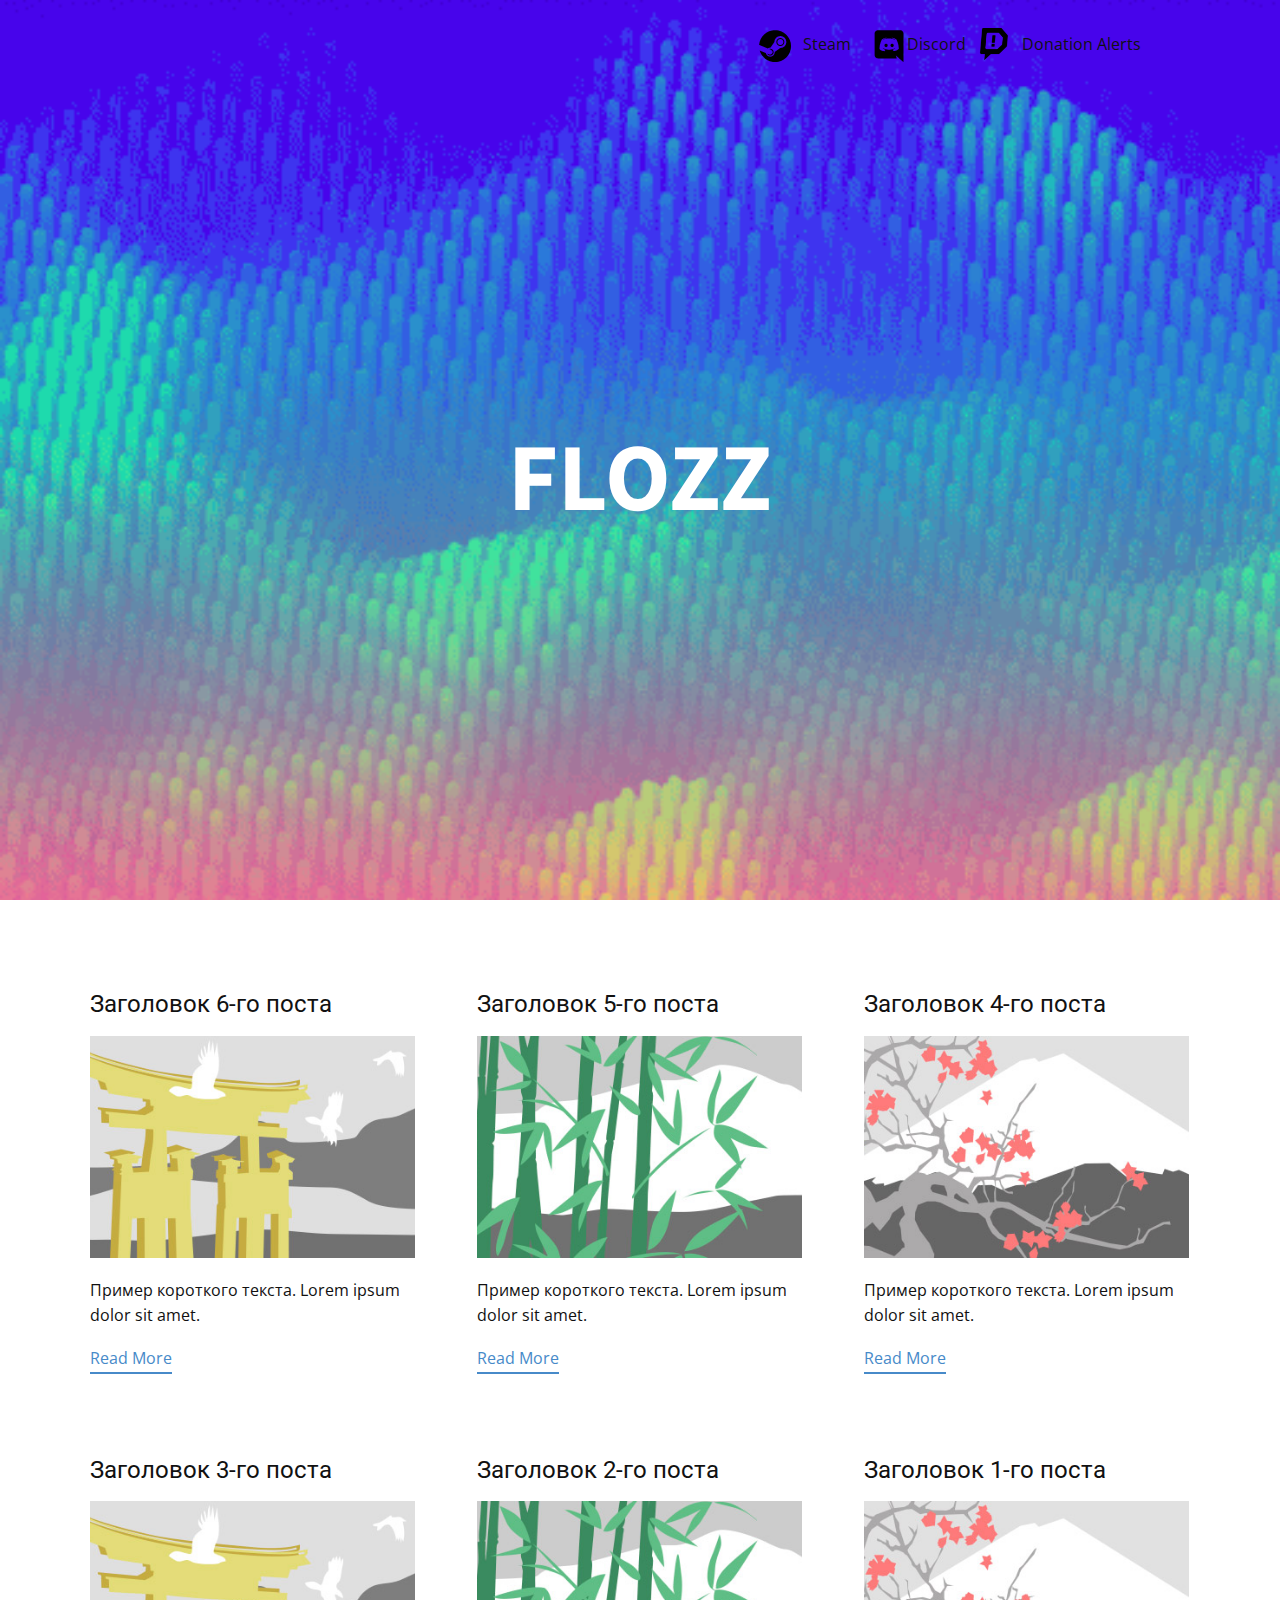
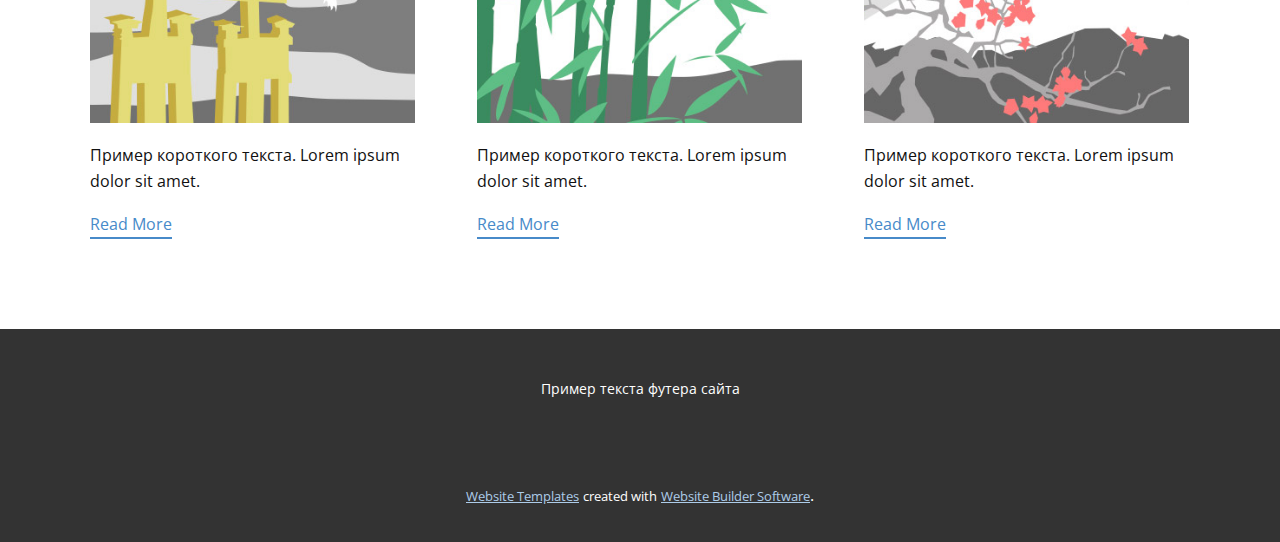
<file: blog/blog.html>
<html style="font-size: 16px;" lang="ru"><head>
    <meta name="viewport" content="width=device-width, initial-scale=1.0">
    <meta charset="utf-8">
    <meta name="keywords" content="">
    <meta name="description" content="">
    <title>Blog Template</title>
    <link rel="stylesheet" href="../nicepage.css" media="screen">
<link rel="stylesheet" href="../Blog-Template.css" media="screen">
    <script class="u-script" type="text/javascript" src="../jquery.js" "="" defer=""></script>
    <script class="u-script" type="text/javascript" src="../nicepage.js" "="" defer=""></script>
    <meta name="generator" content="Nicepage 4.17.10, nicepage.com">
    <link id="u-theme-google-font" rel="stylesheet" href="https://fonts.googleapis.com/css?family=Roboto:100,100i,300,300i,400,400i,500,500i,700,700i,900,900i|Open+Sans:300,300i,400,400i,500,500i,600,600i,700,700i,800,800i">
    <link id="u-page-google-font" rel="stylesheet" href="https://fonts.googleapis.com/css?family=Source+Sans+Pro:200,200i,300,300i,400,400i,600,600i,700,700i,900,900i">
    
    
    <script type="application/ld+json">{
		"@context": "http://schema.org",
		"@type": "Organization",
		"name": "",
		"logo": "images/icon-steam.png"
}</script>
    <meta name="theme-color" content="#478ac9">
  </head>
  <body class="u-body u-xl-mode" data-lang="ru"><header class="u-clearfix u-header u-image u-header" id="sec-126f" data-image-width="500" data-image-height="500"><div class="u-clearfix u-sheet u-sheet-1">
        <a href="https://nicepage.com/wordpress-themes" class="u-hidden-md u-hidden-sm u-hidden-xs u-image u-logo u-image-1" data-image-width="32" data-image-height="32">
          <img src="../images/icon-steam.png" class="u-logo-image u-logo-image-1">
        </a>
        <nav class="u-menu u-menu-one-level u-offcanvas u-menu-1">
          <div class="menu-collapse" style="font-size: 1rem; letter-spacing: 0px;">
            <a class="u-button-style u-custom-left-right-menu-spacing u-custom-padding-bottom u-custom-top-bottom-menu-spacing u-nav-link u-text-active-palette-1-base u-text-hover-palette-2-base" href="#" style="font-size: calc(1em + 8px);">
              <svg class="u-svg-link" viewBox="0 0 24 24"><use xmlns:xlink="http://www.w3.org/1999/xlink" xlink:href="#menu-hamburger"></use></svg>
              <svg class="u-svg-content" version="1.1" id="menu-hamburger" viewBox="0 0 16 16" x="0px" y="0px" xmlns:xlink="http://www.w3.org/1999/xlink" xmlns="http://www.w3.org/2000/svg"><g><rect y="1" width="16" height="2"></rect><rect y="7" width="16" height="2"></rect><rect y="13" width="16" height="2"></rect>
</g></svg>
            </a>
          </div>
          <div class="u-custom-menu u-nav-container">
            <ul class="u-nav u-unstyled u-nav-1"><li class="u-nav-item"><a class="u-button-style u-nav-link u-text-active-palette-1-base u-text-hover-palette-2-base" href="https://steamcommunity.com/id/fIozz" style="padding: 10px 28px;">Steam</a>
</li><li class="u-nav-item"><a class="u-button-style u-nav-link u-text-active-palette-1-base u-text-hover-palette-2-base" href="https://discordapp.com/users/593886659272114193" style="padding: 10px 28px;">Discord</a>
</li><li class="u-nav-item"><a class="u-button-style u-nav-link u-text-active-palette-1-base u-text-hover-palette-2-base" href="https://www.donationalerts.com/r/fiozz" style="padding: 10px 0px 10px 28px;">Donation Alerts</a>
</li></ul>
          </div>
          <div class="u-custom-menu u-nav-container-collapse">
            <div class="u-black u-container-style u-inner-container-layout u-opacity u-opacity-95 u-sidenav">
              <div class="u-inner-container-layout u-sidenav-overflow">
                <div class="u-menu-close"></div>
                <ul class="u-align-center u-nav u-popupmenu-items u-unstyled u-nav-2"><li class="u-nav-item"><a class="u-button-style u-nav-link" href="https://steamcommunity.com/id/fIozz">Steam</a>
</li><li class="u-nav-item"><a class="u-button-style u-nav-link" href="https://discordapp.com/users/593886659272114193">Discord</a>
</li><li class="u-nav-item"><a class="u-button-style u-nav-link" href="https://www.donationalerts.com/r/fiozz">Donation Alerts</a>
</li></ul>
              </div>
            </div>
            <div class="u-black u-menu-overlay u-opacity u-opacity-70"></div>
          </div>
        </nav>
        <a href="https://nicepage.com/joomla-templates" class="u-hidden-md u-hidden-sm u-hidden-xs u-image u-logo u-image-2" data-image-width="32" data-image-height="32">
          <img src="../images/discord.png" class="u-logo-image u-logo-image-2">
        </a>
        <img class="u-hidden-md u-hidden-sm u-hidden-xs u-image u-image-contain u-image-default u-preserve-proportions u-image-3" src="../images/donationalerts.png" alt="" data-image-width="250" data-image-height="250">
        <p class="u-align-center u-custom-font u-font-source-sans-pro u-text u-text-default u-text-white u-text-1">FLOZZ </p>
      </div></header>
    <section class="u-clearfix u-section-1" id="sec-806f">
      <div class="u-clearfix u-sheet u-valign-middle u-sheet-1"><!--blog--><!--blog_options_json--><!--{"type":"Recent","source":"","tags":"","count":""}--><!--/blog_options_json-->
        <div class="u-blog u-expanded-width u-repeater u-repeater-1"><!--blog_post-->
          <div class="u-blog-post u-container-style u-repeater-item u-white u-repeater-item-1">
            <div class="u-container-layout u-similar-container u-valign-top u-container-layout-1"><!--blog_post_header-->
              <h4 class="u-blog-control u-text u-text-1">
                <a class="u-post-header-link" href="../blog/пост-5.html">Заголовок 6-го поста</a>
              </h4><!--/blog_post_header--><!--blog_post_image-->
              <a class="u-post-header-link" href="../blog/пост-5.html"><img alt="" class="u-blog-control u-expanded-width u-image u-image-default u-image-1" src="../images/8ad73f3c.jpeg"></a><!--/blog_post_image--><!--blog_post_content-->
              <div class="u-blog-control u-post-content u-text u-text-2 fr-view">Пример короткого текста. Lorem ipsum dolor sit amet.</div><!--/blog_post_content--><!--blog_post_readmore-->
              <a href="../blog/пост-5.html" class="u-blog-control u-border-2 u-border-palette-1-base u-btn u-btn-rectangle u-button-style u-none u-btn-1"><!--blog_post_readmore_content--><!--options_json--><!--{"content":"Read More","defaultValue":"Читать дальше"}--><!--/options_json-->Read More<!--/blog_post_readmore_content--></a><!--/blog_post_readmore-->
            </div>
          </div><div class="u-blog-post u-container-style u-repeater-item u-video-cover u-white">
            <div class="u-container-layout u-similar-container u-valign-top u-container-layout-2"><!--blog_post_header-->
              <h4 class="u-blog-control u-text u-text-3">
                <a class="u-post-header-link" href="../blog/пост-4.html">Заголовок 5-го поста</a>
              </h4><!--/blog_post_header--><!--blog_post_image-->
              <a class="u-post-header-link" href="../blog/пост-4.html"><img alt="" class="u-blog-control u-expanded-width u-image u-image-default u-image-2" src="../images/68f64b9d.jpeg"></a><!--/blog_post_image--><!--blog_post_content-->
              <div class="u-blog-control u-post-content u-text u-text-4 fr-view">Пример короткого текста. Lorem ipsum dolor sit amet.</div><!--/blog_post_content--><!--blog_post_readmore-->
              <a href="../blog/пост-4.html" class="u-blog-control u-border-2 u-border-palette-1-base u-btn u-btn-rectangle u-button-style u-none u-btn-2"><!--blog_post_readmore_content--><!--options_json--><!--{"content":"Read More","defaultValue":"Читать дальше"}--><!--/options_json-->Read More<!--/blog_post_readmore_content--></a><!--/blog_post_readmore-->
            </div>
          </div><div class="u-blog-post u-container-style u-repeater-item u-video-cover u-white">
            <div class="u-container-layout u-similar-container u-valign-top u-container-layout-3"><!--blog_post_header-->
              <h4 class="u-blog-control u-text u-text-5">
                <a class="u-post-header-link" href="../blog/пост-3.html">Заголовок 4-го поста</a>
              </h4><!--/blog_post_header--><!--blog_post_image-->
              <a class="u-post-header-link" href="../blog/пост-3.html"><img alt="" class="u-blog-control u-expanded-width u-image u-image-default u-image-3" src="../images/0fd3416c.jpeg"></a><!--/blog_post_image--><!--blog_post_content-->
              <div class="u-blog-control u-post-content u-text u-text-6 fr-view">Пример короткого текста. Lorem ipsum dolor sit amet.</div><!--/blog_post_content--><!--blog_post_readmore-->
              <a href="../blog/пост-3.html" class="u-blog-control u-border-2 u-border-palette-1-base u-btn u-btn-rectangle u-button-style u-none u-btn-3"><!--blog_post_readmore_content--><!--options_json--><!--{"content":"Read More","defaultValue":"Читать дальше"}--><!--/options_json-->Read More<!--/blog_post_readmore_content--></a><!--/blog_post_readmore-->
            </div>
          </div><div class="u-blog-post u-container-style u-repeater-item u-white u-repeater-item-1">
            <div class="u-container-layout u-similar-container u-valign-top u-container-layout-1"><!--blog_post_header-->
              <h4 class="u-blog-control u-text u-text-1">
                <a class="u-post-header-link" href="../blog/пост-2.html">Заголовок 3-го поста</a>
              </h4><!--/blog_post_header--><!--blog_post_image-->
              <a class="u-post-header-link" href="../blog/пост-2.html"><img alt="" class="u-blog-control u-expanded-width u-image u-image-default u-image-1" src="../images/8ad73f3c.jpeg"></a><!--/blog_post_image--><!--blog_post_content-->
              <div class="u-blog-control u-post-content u-text u-text-2 fr-view">Пример короткого текста. Lorem ipsum dolor sit amet.</div><!--/blog_post_content--><!--blog_post_readmore-->
              <a href="../blog/пост-2.html" class="u-blog-control u-border-2 u-border-palette-1-base u-btn u-btn-rectangle u-button-style u-none u-btn-1"><!--blog_post_readmore_content--><!--options_json--><!--{"content":"Read More","defaultValue":"Читать дальше"}--><!--/options_json-->Read More<!--/blog_post_readmore_content--></a><!--/blog_post_readmore-->
            </div>
          </div><div class="u-blog-post u-container-style u-repeater-item u-video-cover u-white">
            <div class="u-container-layout u-similar-container u-valign-top u-container-layout-2"><!--blog_post_header-->
              <h4 class="u-blog-control u-text u-text-3">
                <a class="u-post-header-link" href="../blog/пост-1.html">Заголовок 2-го поста</a>
              </h4><!--/blog_post_header--><!--blog_post_image-->
              <a class="u-post-header-link" href="../blog/пост-1.html"><img alt="" class="u-blog-control u-expanded-width u-image u-image-default u-image-2" src="../images/68f64b9d.jpeg"></a><!--/blog_post_image--><!--blog_post_content-->
              <div class="u-blog-control u-post-content u-text u-text-4 fr-view">Пример короткого текста. Lorem ipsum dolor sit amet.</div><!--/blog_post_content--><!--blog_post_readmore-->
              <a href="../blog/пост-1.html" class="u-blog-control u-border-2 u-border-palette-1-base u-btn u-btn-rectangle u-button-style u-none u-btn-2"><!--blog_post_readmore_content--><!--options_json--><!--{"content":"Read More","defaultValue":"Читать дальше"}--><!--/options_json-->Read More<!--/blog_post_readmore_content--></a><!--/blog_post_readmore-->
            </div>
          </div><div class="u-blog-post u-container-style u-repeater-item u-video-cover u-white">
            <div class="u-container-layout u-similar-container u-valign-top u-container-layout-3"><!--blog_post_header-->
              <h4 class="u-blog-control u-text u-text-5">
                <a class="u-post-header-link" href="../blog/пост.html">Заголовок 1-го поста</a>
              </h4><!--/blog_post_header--><!--blog_post_image-->
              <a class="u-post-header-link" href="../blog/пост.html"><img alt="" class="u-blog-control u-expanded-width u-image u-image-default u-image-3" src="../images/0fd3416c.jpeg"></a><!--/blog_post_image--><!--blog_post_content-->
              <div class="u-blog-control u-post-content u-text u-text-6 fr-view">Пример короткого текста. Lorem ipsum dolor sit amet.</div><!--/blog_post_content--><!--blog_post_readmore-->
              <a href="../blog/пост.html" class="u-blog-control u-border-2 u-border-palette-1-base u-btn u-btn-rectangle u-button-style u-none u-btn-3"><!--blog_post_readmore_content--><!--options_json--><!--{"content":"Read More","defaultValue":"Читать дальше"}--><!--/options_json-->Read More<!--/blog_post_readmore_content--></a><!--/blog_post_readmore-->
            </div>
          </div><!--/blog_post--><!--blog_post-->
          <!--/blog_post--><!--blog_post-->
          <!--/blog_post-->
        </div><!--/blog-->
      </div>
    </section>
    
    
    <footer class="u-align-center u-clearfix u-footer u-grey-80 u-footer" id="sec-7d38"><div class="u-clearfix u-sheet u-sheet-1">
        <p class="u-small-text u-text u-text-variant u-text-1">Пример текста футера сайта</p>
      </div></footer>
    <section class="u-backlink u-clearfix u-grey-80">
      <a class="u-link" href="https://nicepage.com/website-templates" target="_blank">
        <span>Website Templates</span>
      </a>
      <p class="u-text">
        <span>created with</span>
      </p>
      <a class="u-link" href="" target="_blank">
        <span>Website Builder Software</span>
      </a>. 
    </section>
  
</body></html>
</file>
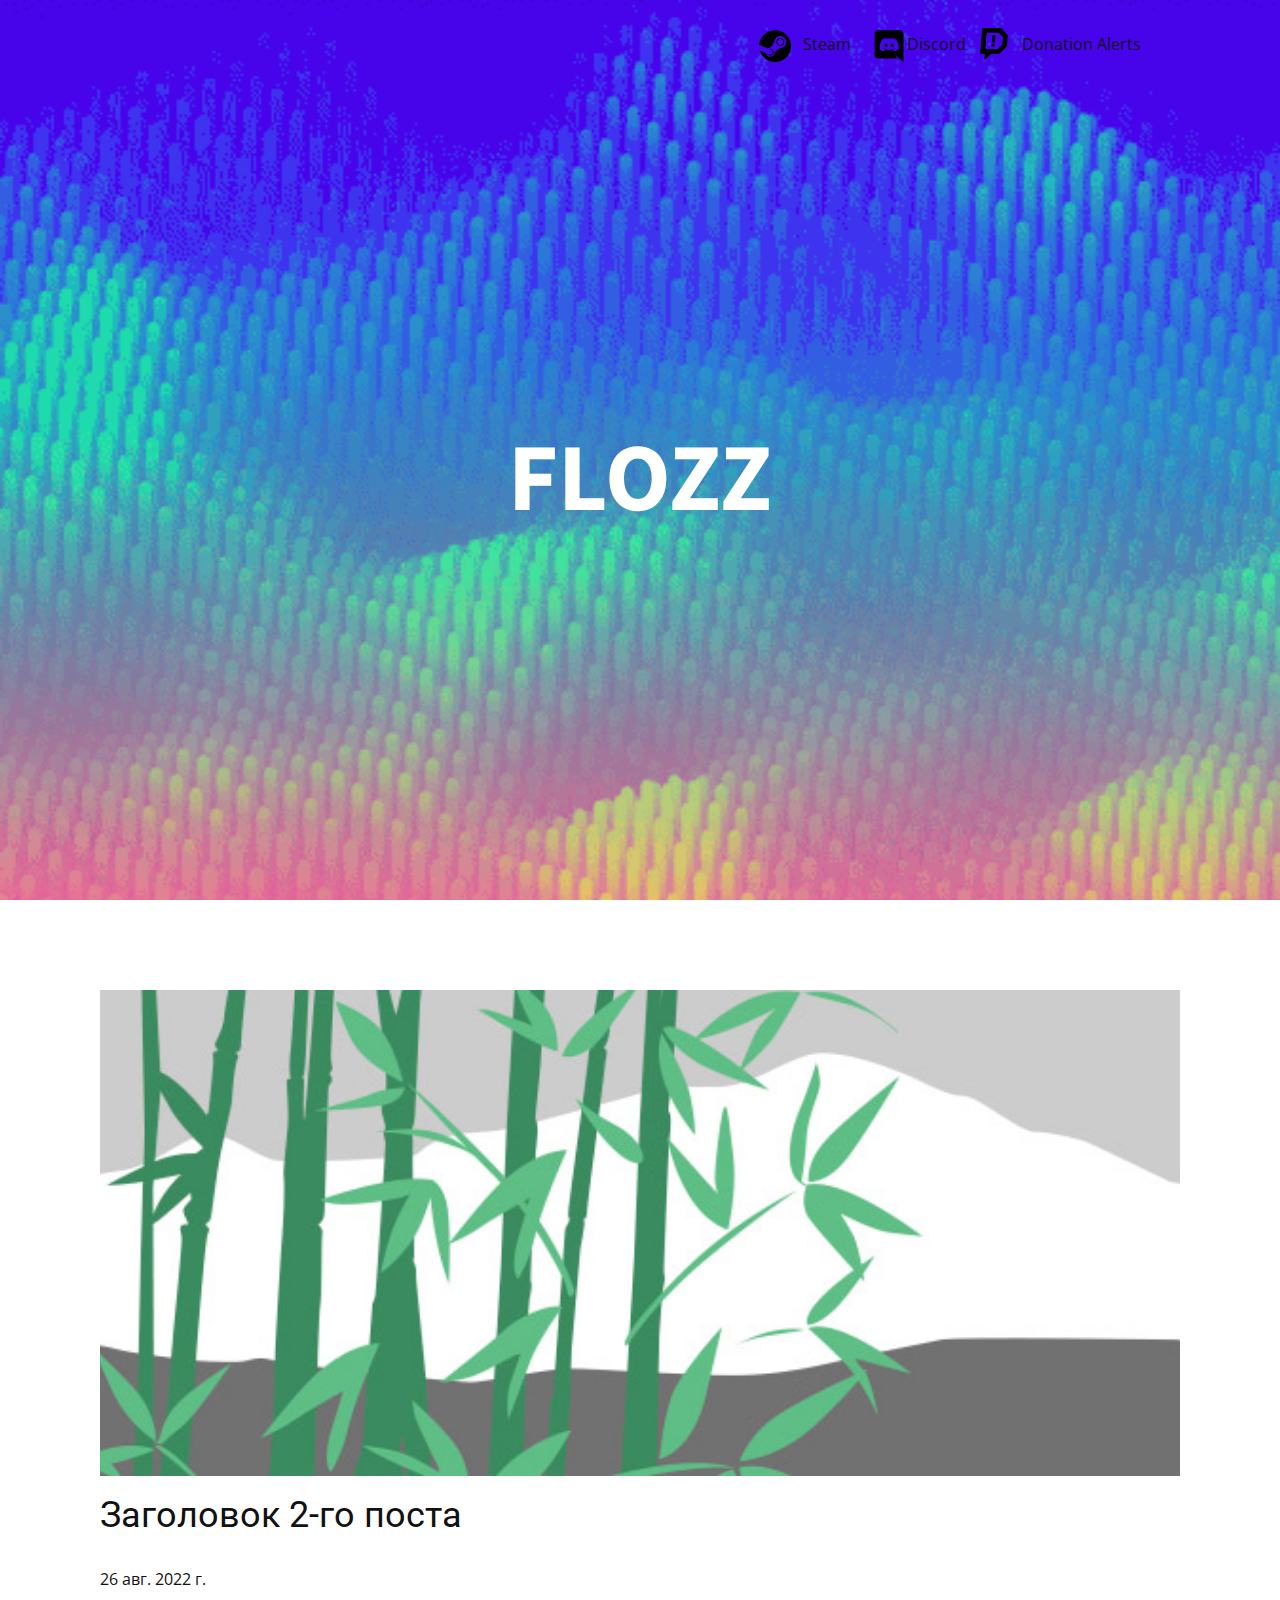
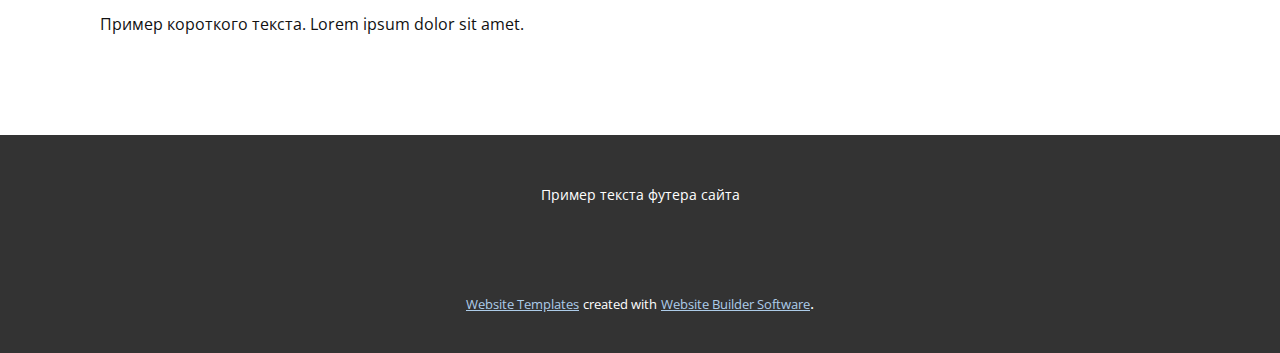
<file: blog/пост-1.html>
<!doctype html>
<html style="font-size: 16px;" lang="ru"><head>
    <meta name="viewport" content="width=device-width, initial-scale=1.0">
    <meta charset="utf-8">
    <meta name="keywords" content="Заголовок 1-го поста">
    <meta name="description" content="">
    <title>Заголовок 2-го поста</title>
    <link rel="stylesheet" href="../nicepage.css" media="screen">
<link rel="stylesheet" href="../Post-Template.css" media="screen">
    <script class="u-script" type="text/javascript" src="../jquery.js" "="" defer=""></script>
    <script class="u-script" type="text/javascript" src="../nicepage.js" "="" defer=""></script>
    <meta name="generator" content="Nicepage 4.17.10, nicepage.com">
    <link id="u-theme-google-font" rel="stylesheet" href="https://fonts.googleapis.com/css?family=Roboto:100,100i,300,300i,400,400i,500,500i,700,700i,900,900i|Open+Sans:300,300i,400,400i,500,500i,600,600i,700,700i,800,800i">
    <link id="u-page-google-font" rel="stylesheet" href="https://fonts.googleapis.com/css?family=Source+Sans+Pro:200,200i,300,300i,400,400i,600,600i,700,700i,900,900i">
    
    
    <script type="application/ld+json">{
		"@context": "http://schema.org",
		"@type": "Organization",
		"name": "",
		"logo": "images/icon-steam.png"
}</script>
    <meta name="theme-color" content="#478ac9">
  </head>
  <body class="u-body u-xl-mode" data-lang="ru"><header class="u-clearfix u-header u-image u-header" id="sec-126f" data-image-width="500" data-image-height="500"><div class="u-clearfix u-sheet u-sheet-1">
        <a href="https://nicepage.com/wordpress-themes" class="u-hidden-md u-hidden-sm u-hidden-xs u-image u-logo u-image-1" data-image-width="32" data-image-height="32">
          <img src="../images/icon-steam.png" class="u-logo-image u-logo-image-1">
        </a>
        <nav class="u-menu u-menu-one-level u-offcanvas u-menu-1">
          <div class="menu-collapse" style="font-size: 1rem; letter-spacing: 0px;">
            <a class="u-button-style u-custom-left-right-menu-spacing u-custom-padding-bottom u-custom-top-bottom-menu-spacing u-nav-link u-text-active-palette-1-base u-text-hover-palette-2-base" href="#" style="font-size: calc(1em + 8px);">
              <svg class="u-svg-link" viewBox="0 0 24 24"><use xmlns:xlink="http://www.w3.org/1999/xlink" xlink:href="#menu-hamburger"></use></svg>
              <svg class="u-svg-content" version="1.1" id="menu-hamburger" viewBox="0 0 16 16" x="0px" y="0px" xmlns:xlink="http://www.w3.org/1999/xlink" xmlns="http://www.w3.org/2000/svg"><g><rect y="1" width="16" height="2"></rect><rect y="7" width="16" height="2"></rect><rect y="13" width="16" height="2"></rect>
</g></svg>
            </a>
          </div>
          <div class="u-custom-menu u-nav-container">
            <ul class="u-nav u-unstyled u-nav-1"><li class="u-nav-item"><a class="u-button-style u-nav-link u-text-active-palette-1-base u-text-hover-palette-2-base" href="https://steamcommunity.com/id/fIozz" style="padding: 10px 28px;">Steam</a>
</li><li class="u-nav-item"><a class="u-button-style u-nav-link u-text-active-palette-1-base u-text-hover-palette-2-base" href="https://discordapp.com/users/593886659272114193" style="padding: 10px 28px;">Discord</a>
</li><li class="u-nav-item"><a class="u-button-style u-nav-link u-text-active-palette-1-base u-text-hover-palette-2-base" href="https://www.donationalerts.com/r/fiozz" style="padding: 10px 0px 10px 28px;">Donation Alerts</a>
</li></ul>
          </div>
          <div class="u-custom-menu u-nav-container-collapse">
            <div class="u-black u-container-style u-inner-container-layout u-opacity u-opacity-95 u-sidenav">
              <div class="u-inner-container-layout u-sidenav-overflow">
                <div class="u-menu-close"></div>
                <ul class="u-align-center u-nav u-popupmenu-items u-unstyled u-nav-2"><li class="u-nav-item"><a class="u-button-style u-nav-link" href="https://steamcommunity.com/id/fIozz">Steam</a>
</li><li class="u-nav-item"><a class="u-button-style u-nav-link" href="https://discordapp.com/users/593886659272114193">Discord</a>
</li><li class="u-nav-item"><a class="u-button-style u-nav-link" href="https://www.donationalerts.com/r/fiozz">Donation Alerts</a>
</li></ul>
              </div>
            </div>
            <div class="u-black u-menu-overlay u-opacity u-opacity-70"></div>
          </div>
        </nav>
        <a href="https://nicepage.com/joomla-templates" class="u-hidden-md u-hidden-sm u-hidden-xs u-image u-logo u-image-2" data-image-width="32" data-image-height="32">
          <img src="../images/discord.png" class="u-logo-image u-logo-image-2">
        </a>
        <img class="u-hidden-md u-hidden-sm u-hidden-xs u-image u-image-contain u-image-default u-preserve-proportions u-image-3" src="../images/donationalerts.png" alt="" data-image-width="250" data-image-height="250">
        <p class="u-align-center u-custom-font u-font-source-sans-pro u-text u-text-default u-text-white u-text-1">FLOZZ </p>
      </div></header>
    <section class="u-align-center u-clearfix u-section-1" id="sec-fccd">
      <div class="u-clearfix u-sheet u-valign-middle-md u-valign-middle-sm u-valign-middle-xs u-sheet-1"><!--post_details--><!--post_details_options_json--><!--{"source":""}--><!--/post_details_options_json--><!--blog_post-->
        <div class="u-container-style u-expanded-width u-post-details u-post-details-1">
          <div class="u-container-layout u-valign-middle u-container-layout-1"><!--blog_post_image-->
            <img alt="" class="u-blog-control u-expanded-width u-image u-image-default u-image-1" src="../images/68f64b9d.jpeg"><!--/blog_post_image--><!--blog_post_header-->
            <h2 class="u-blog-control u-text u-text-1">Заголовок 2-го поста</h2><!--/blog_post_header--><!--blog_post_metadata-->
            <div class="u-blog-control u-metadata u-metadata-1"><!--blog_post_metadata_date-->
              <span class="u-meta-date u-meta-icon">26 авг. 2022 г.</span><!--/blog_post_metadata_date--><!--blog_post_metadata_category-->
              <!--/blog_post_metadata_category--><!--blog_post_metadata_comments-->
              <!--/blog_post_metadata_comments-->
            </div><!--/blog_post_metadata--><!--blog_post_content-->
            <div class="u-align-justify u-blog-control u-post-content u-text u-text-2 fr-view">
  Пример короткого текста. Lorem ipsum dolor sit amet.
  </div><!--/blog_post_content-->
          </div>
        </div><!--/blog_post--><!--/post_details-->
      </div>
    </section>
    
    
    <footer class="u-align-center u-clearfix u-footer u-grey-80 u-footer" id="sec-7d38"><div class="u-clearfix u-sheet u-sheet-1">
        <p class="u-small-text u-text u-text-variant u-text-1">Пример текста футера сайта</p>
      </div></footer>
    <section class="u-backlink u-clearfix u-grey-80">
      <a class="u-link" href="https://nicepage.com/website-templates" target="_blank">
        <span>Website Templates</span>
      </a>
      <p class="u-text">
        <span>created with</span>
      </p>
      <a class="u-link" href="" target="_blank">
        <span>Website Builder Software</span>
      </a>. 
    </section>
  
</body></html>
</file>
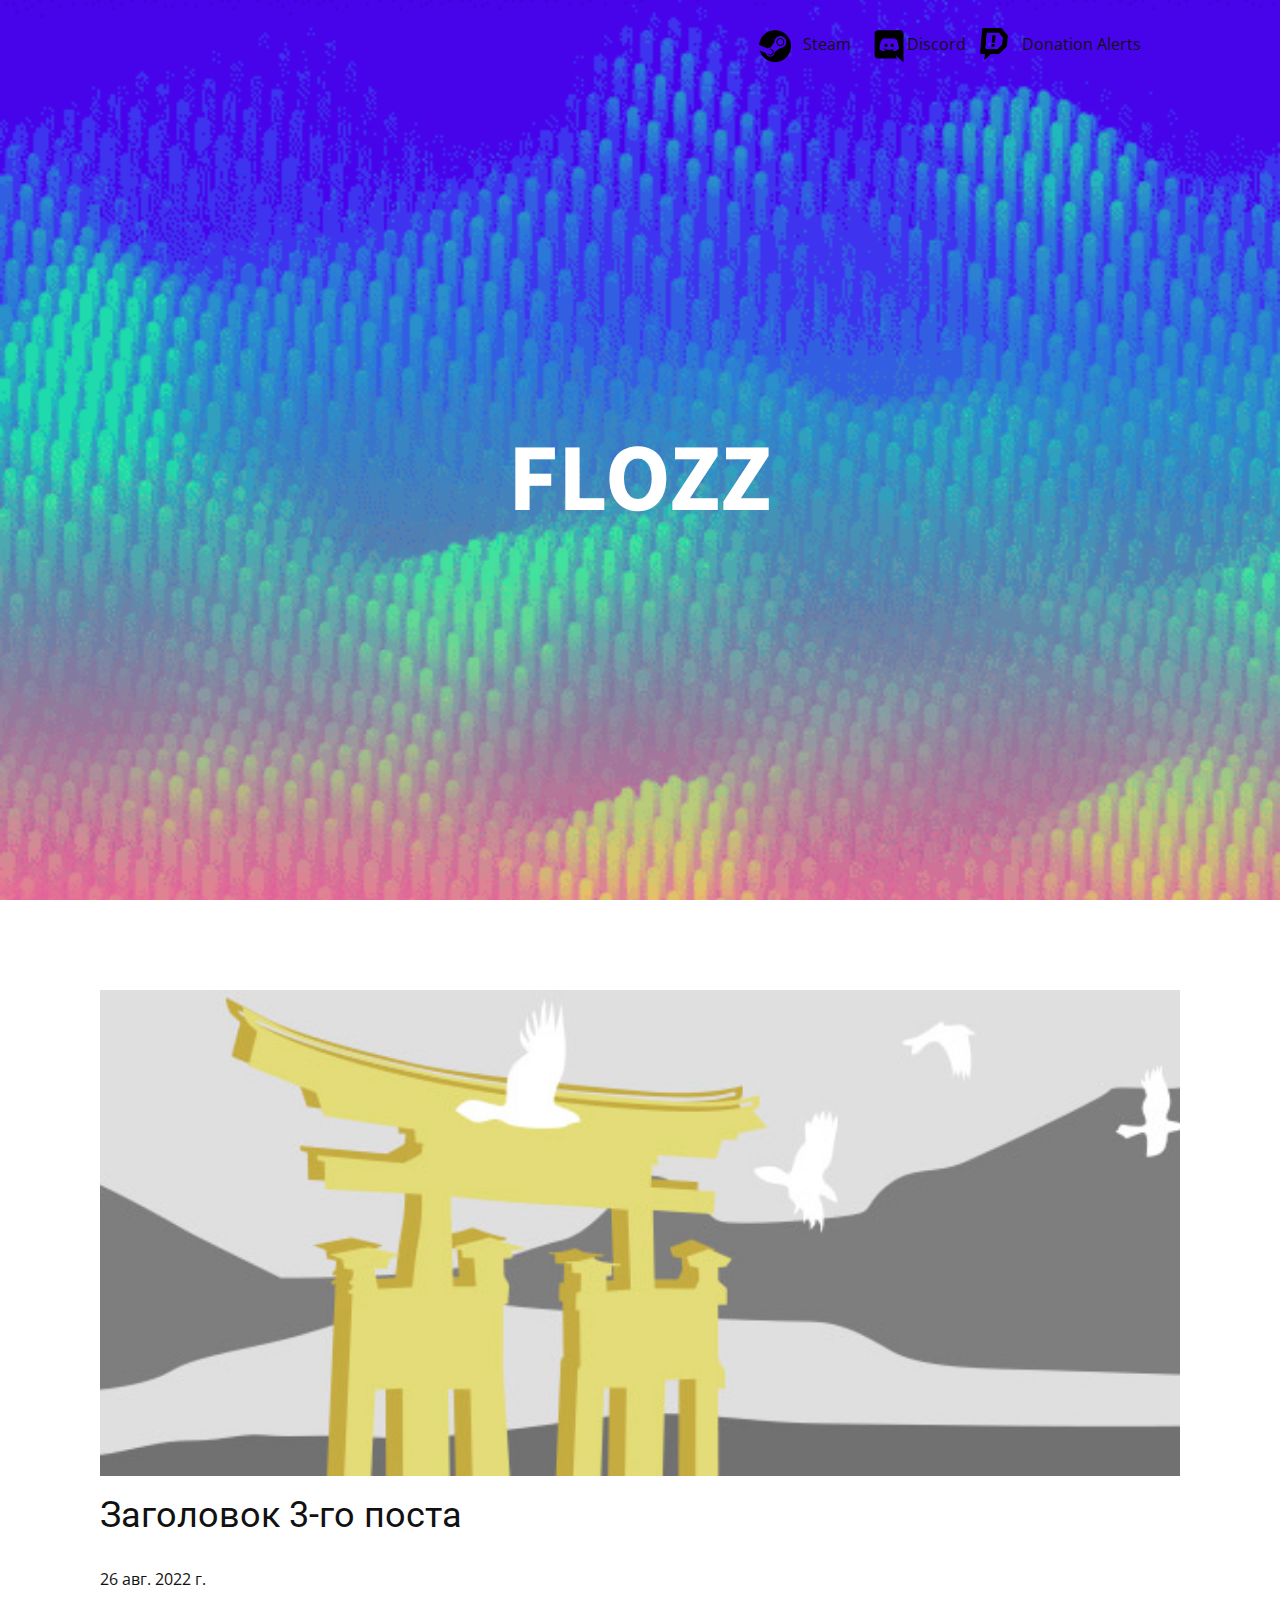
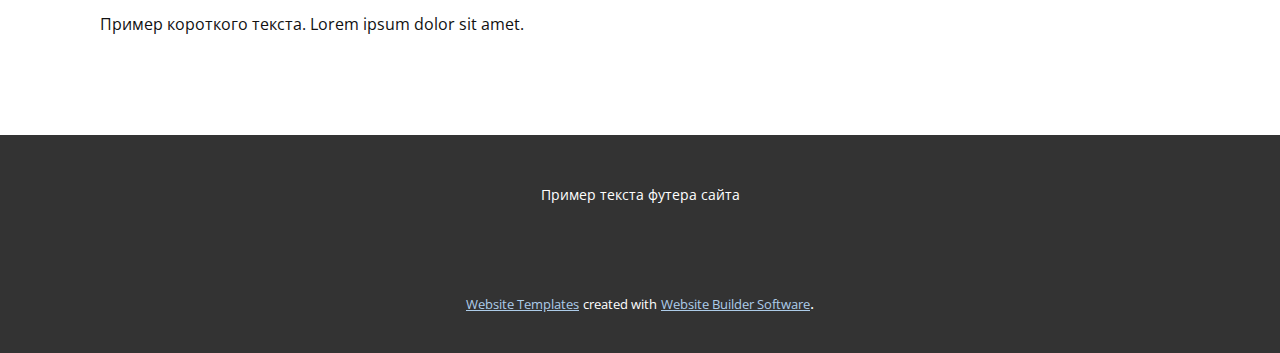
<file: blog/пост-2.html>
<!doctype html>
<html style="font-size: 16px;" lang="ru"><head>
    <meta name="viewport" content="width=device-width, initial-scale=1.0">
    <meta charset="utf-8">
    <meta name="keywords" content="Заголовок 1-го поста">
    <meta name="description" content="">
    <title>Заголовок 3-го поста</title>
    <link rel="stylesheet" href="../nicepage.css" media="screen">
<link rel="stylesheet" href="../Post-Template.css" media="screen">
    <script class="u-script" type="text/javascript" src="../jquery.js" "="" defer=""></script>
    <script class="u-script" type="text/javascript" src="../nicepage.js" "="" defer=""></script>
    <meta name="generator" content="Nicepage 4.17.10, nicepage.com">
    <link id="u-theme-google-font" rel="stylesheet" href="https://fonts.googleapis.com/css?family=Roboto:100,100i,300,300i,400,400i,500,500i,700,700i,900,900i|Open+Sans:300,300i,400,400i,500,500i,600,600i,700,700i,800,800i">
    <link id="u-page-google-font" rel="stylesheet" href="https://fonts.googleapis.com/css?family=Source+Sans+Pro:200,200i,300,300i,400,400i,600,600i,700,700i,900,900i">
    
    
    <script type="application/ld+json">{
		"@context": "http://schema.org",
		"@type": "Organization",
		"name": "",
		"logo": "images/icon-steam.png"
}</script>
    <meta name="theme-color" content="#478ac9">
  </head>
  <body class="u-body u-xl-mode" data-lang="ru"><header class="u-clearfix u-header u-image u-header" id="sec-126f" data-image-width="500" data-image-height="500"><div class="u-clearfix u-sheet u-sheet-1">
        <a href="https://nicepage.com/wordpress-themes" class="u-hidden-md u-hidden-sm u-hidden-xs u-image u-logo u-image-1" data-image-width="32" data-image-height="32">
          <img src="../images/icon-steam.png" class="u-logo-image u-logo-image-1">
        </a>
        <nav class="u-menu u-menu-one-level u-offcanvas u-menu-1">
          <div class="menu-collapse" style="font-size: 1rem; letter-spacing: 0px;">
            <a class="u-button-style u-custom-left-right-menu-spacing u-custom-padding-bottom u-custom-top-bottom-menu-spacing u-nav-link u-text-active-palette-1-base u-text-hover-palette-2-base" href="#" style="font-size: calc(1em + 8px);">
              <svg class="u-svg-link" viewBox="0 0 24 24"><use xmlns:xlink="http://www.w3.org/1999/xlink" xlink:href="#menu-hamburger"></use></svg>
              <svg class="u-svg-content" version="1.1" id="menu-hamburger" viewBox="0 0 16 16" x="0px" y="0px" xmlns:xlink="http://www.w3.org/1999/xlink" xmlns="http://www.w3.org/2000/svg"><g><rect y="1" width="16" height="2"></rect><rect y="7" width="16" height="2"></rect><rect y="13" width="16" height="2"></rect>
</g></svg>
            </a>
          </div>
          <div class="u-custom-menu u-nav-container">
            <ul class="u-nav u-unstyled u-nav-1"><li class="u-nav-item"><a class="u-button-style u-nav-link u-text-active-palette-1-base u-text-hover-palette-2-base" href="https://steamcommunity.com/id/fIozz" style="padding: 10px 28px;">Steam</a>
</li><li class="u-nav-item"><a class="u-button-style u-nav-link u-text-active-palette-1-base u-text-hover-palette-2-base" href="https://discordapp.com/users/593886659272114193" style="padding: 10px 28px;">Discord</a>
</li><li class="u-nav-item"><a class="u-button-style u-nav-link u-text-active-palette-1-base u-text-hover-palette-2-base" href="https://www.donationalerts.com/r/fiozz" style="padding: 10px 0px 10px 28px;">Donation Alerts</a>
</li></ul>
          </div>
          <div class="u-custom-menu u-nav-container-collapse">
            <div class="u-black u-container-style u-inner-container-layout u-opacity u-opacity-95 u-sidenav">
              <div class="u-inner-container-layout u-sidenav-overflow">
                <div class="u-menu-close"></div>
                <ul class="u-align-center u-nav u-popupmenu-items u-unstyled u-nav-2"><li class="u-nav-item"><a class="u-button-style u-nav-link" href="https://steamcommunity.com/id/fIozz">Steam</a>
</li><li class="u-nav-item"><a class="u-button-style u-nav-link" href="https://discordapp.com/users/593886659272114193">Discord</a>
</li><li class="u-nav-item"><a class="u-button-style u-nav-link" href="https://www.donationalerts.com/r/fiozz">Donation Alerts</a>
</li></ul>
              </div>
            </div>
            <div class="u-black u-menu-overlay u-opacity u-opacity-70"></div>
          </div>
        </nav>
        <a href="https://nicepage.com/joomla-templates" class="u-hidden-md u-hidden-sm u-hidden-xs u-image u-logo u-image-2" data-image-width="32" data-image-height="32">
          <img src="../images/discord.png" class="u-logo-image u-logo-image-2">
        </a>
        <img class="u-hidden-md u-hidden-sm u-hidden-xs u-image u-image-contain u-image-default u-preserve-proportions u-image-3" src="../images/donationalerts.png" alt="" data-image-width="250" data-image-height="250">
        <p class="u-align-center u-custom-font u-font-source-sans-pro u-text u-text-default u-text-white u-text-1">FLOZZ </p>
      </div></header>
    <section class="u-align-center u-clearfix u-section-1" id="sec-fccd">
      <div class="u-clearfix u-sheet u-valign-middle-md u-valign-middle-sm u-valign-middle-xs u-sheet-1"><!--post_details--><!--post_details_options_json--><!--{"source":""}--><!--/post_details_options_json--><!--blog_post-->
        <div class="u-container-style u-expanded-width u-post-details u-post-details-1">
          <div class="u-container-layout u-valign-middle u-container-layout-1"><!--blog_post_image-->
            <img alt="" class="u-blog-control u-expanded-width u-image u-image-default u-image-1" src="../images/8ad73f3c.jpeg"><!--/blog_post_image--><!--blog_post_header-->
            <h2 class="u-blog-control u-text u-text-1">Заголовок 3-го поста</h2><!--/blog_post_header--><!--blog_post_metadata-->
            <div class="u-blog-control u-metadata u-metadata-1"><!--blog_post_metadata_date-->
              <span class="u-meta-date u-meta-icon">26 авг. 2022 г.</span><!--/blog_post_metadata_date--><!--blog_post_metadata_category-->
              <!--/blog_post_metadata_category--><!--blog_post_metadata_comments-->
              <!--/blog_post_metadata_comments-->
            </div><!--/blog_post_metadata--><!--blog_post_content-->
            <div class="u-align-justify u-blog-control u-post-content u-text u-text-2 fr-view">
  Пример короткого текста. Lorem ipsum dolor sit amet.
  </div><!--/blog_post_content-->
          </div>
        </div><!--/blog_post--><!--/post_details-->
      </div>
    </section>
    
    
    <footer class="u-align-center u-clearfix u-footer u-grey-80 u-footer" id="sec-7d38"><div class="u-clearfix u-sheet u-sheet-1">
        <p class="u-small-text u-text u-text-variant u-text-1">Пример текста футера сайта</p>
      </div></footer>
    <section class="u-backlink u-clearfix u-grey-80">
      <a class="u-link" href="https://nicepage.com/website-templates" target="_blank">
        <span>Website Templates</span>
      </a>
      <p class="u-text">
        <span>created with</span>
      </p>
      <a class="u-link" href="" target="_blank">
        <span>Website Builder Software</span>
      </a>. 
    </section>
  
</body></html>
</file>
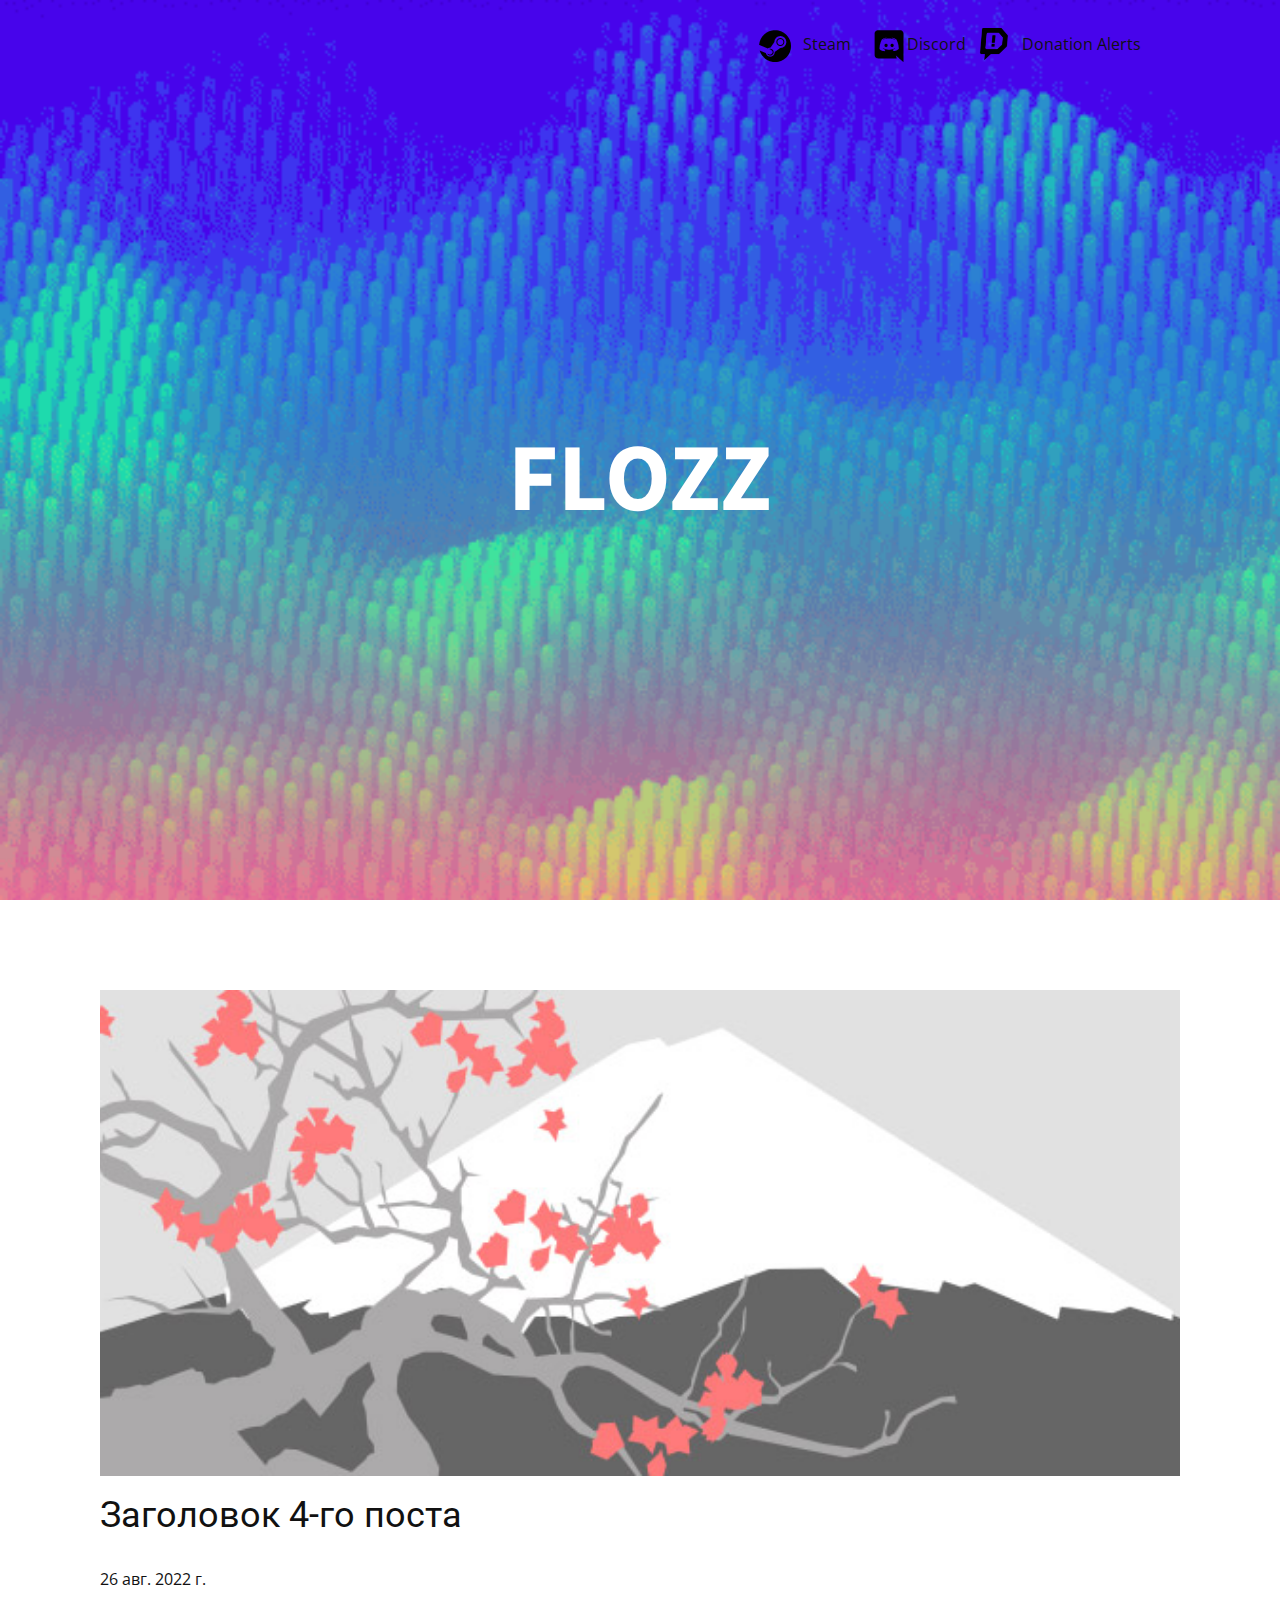
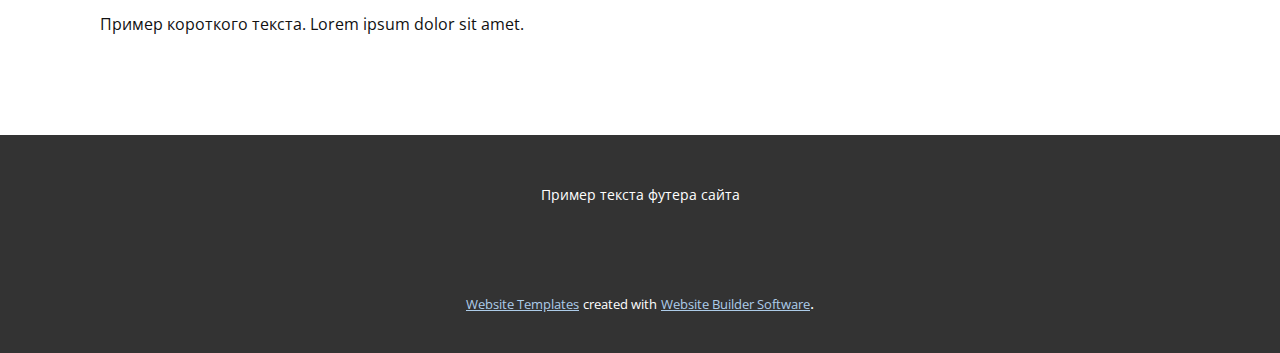
<file: blog/пост-3.html>
<!doctype html>
<html style="font-size: 16px;" lang="ru"><head>
    <meta name="viewport" content="width=device-width, initial-scale=1.0">
    <meta charset="utf-8">
    <meta name="keywords" content="Заголовок 1-го поста">
    <meta name="description" content="">
    <title>Заголовок 4-го поста</title>
    <link rel="stylesheet" href="../nicepage.css" media="screen">
<link rel="stylesheet" href="../Post-Template.css" media="screen">
    <script class="u-script" type="text/javascript" src="../jquery.js" "="" defer=""></script>
    <script class="u-script" type="text/javascript" src="../nicepage.js" "="" defer=""></script>
    <meta name="generator" content="Nicepage 4.17.10, nicepage.com">
    <link id="u-theme-google-font" rel="stylesheet" href="https://fonts.googleapis.com/css?family=Roboto:100,100i,300,300i,400,400i,500,500i,700,700i,900,900i|Open+Sans:300,300i,400,400i,500,500i,600,600i,700,700i,800,800i">
    <link id="u-page-google-font" rel="stylesheet" href="https://fonts.googleapis.com/css?family=Source+Sans+Pro:200,200i,300,300i,400,400i,600,600i,700,700i,900,900i">
    
    
    <script type="application/ld+json">{
		"@context": "http://schema.org",
		"@type": "Organization",
		"name": "",
		"logo": "images/icon-steam.png"
}</script>
    <meta name="theme-color" content="#478ac9">
  </head>
  <body class="u-body u-xl-mode" data-lang="ru"><header class="u-clearfix u-header u-image u-header" id="sec-126f" data-image-width="500" data-image-height="500"><div class="u-clearfix u-sheet u-sheet-1">
        <a href="https://nicepage.com/wordpress-themes" class="u-hidden-md u-hidden-sm u-hidden-xs u-image u-logo u-image-1" data-image-width="32" data-image-height="32">
          <img src="../images/icon-steam.png" class="u-logo-image u-logo-image-1">
        </a>
        <nav class="u-menu u-menu-one-level u-offcanvas u-menu-1">
          <div class="menu-collapse" style="font-size: 1rem; letter-spacing: 0px;">
            <a class="u-button-style u-custom-left-right-menu-spacing u-custom-padding-bottom u-custom-top-bottom-menu-spacing u-nav-link u-text-active-palette-1-base u-text-hover-palette-2-base" href="#" style="font-size: calc(1em + 8px);">
              <svg class="u-svg-link" viewBox="0 0 24 24"><use xmlns:xlink="http://www.w3.org/1999/xlink" xlink:href="#menu-hamburger"></use></svg>
              <svg class="u-svg-content" version="1.1" id="menu-hamburger" viewBox="0 0 16 16" x="0px" y="0px" xmlns:xlink="http://www.w3.org/1999/xlink" xmlns="http://www.w3.org/2000/svg"><g><rect y="1" width="16" height="2"></rect><rect y="7" width="16" height="2"></rect><rect y="13" width="16" height="2"></rect>
</g></svg>
            </a>
          </div>
          <div class="u-custom-menu u-nav-container">
            <ul class="u-nav u-unstyled u-nav-1"><li class="u-nav-item"><a class="u-button-style u-nav-link u-text-active-palette-1-base u-text-hover-palette-2-base" href="https://steamcommunity.com/id/fIozz" style="padding: 10px 28px;">Steam</a>
</li><li class="u-nav-item"><a class="u-button-style u-nav-link u-text-active-palette-1-base u-text-hover-palette-2-base" href="https://discordapp.com/users/593886659272114193" style="padding: 10px 28px;">Discord</a>
</li><li class="u-nav-item"><a class="u-button-style u-nav-link u-text-active-palette-1-base u-text-hover-palette-2-base" href="https://www.donationalerts.com/r/fiozz" style="padding: 10px 0px 10px 28px;">Donation Alerts</a>
</li></ul>
          </div>
          <div class="u-custom-menu u-nav-container-collapse">
            <div class="u-black u-container-style u-inner-container-layout u-opacity u-opacity-95 u-sidenav">
              <div class="u-inner-container-layout u-sidenav-overflow">
                <div class="u-menu-close"></div>
                <ul class="u-align-center u-nav u-popupmenu-items u-unstyled u-nav-2"><li class="u-nav-item"><a class="u-button-style u-nav-link" href="https://steamcommunity.com/id/fIozz">Steam</a>
</li><li class="u-nav-item"><a class="u-button-style u-nav-link" href="https://discordapp.com/users/593886659272114193">Discord</a>
</li><li class="u-nav-item"><a class="u-button-style u-nav-link" href="https://www.donationalerts.com/r/fiozz">Donation Alerts</a>
</li></ul>
              </div>
            </div>
            <div class="u-black u-menu-overlay u-opacity u-opacity-70"></div>
          </div>
        </nav>
        <a href="https://nicepage.com/joomla-templates" class="u-hidden-md u-hidden-sm u-hidden-xs u-image u-logo u-image-2" data-image-width="32" data-image-height="32">
          <img src="../images/discord.png" class="u-logo-image u-logo-image-2">
        </a>
        <img class="u-hidden-md u-hidden-sm u-hidden-xs u-image u-image-contain u-image-default u-preserve-proportions u-image-3" src="../images/donationalerts.png" alt="" data-image-width="250" data-image-height="250">
        <p class="u-align-center u-custom-font u-font-source-sans-pro u-text u-text-default u-text-white u-text-1">FLOZZ </p>
      </div></header>
    <section class="u-align-center u-clearfix u-section-1" id="sec-fccd">
      <div class="u-clearfix u-sheet u-valign-middle-md u-valign-middle-sm u-valign-middle-xs u-sheet-1"><!--post_details--><!--post_details_options_json--><!--{"source":""}--><!--/post_details_options_json--><!--blog_post-->
        <div class="u-container-style u-expanded-width u-post-details u-post-details-1">
          <div class="u-container-layout u-valign-middle u-container-layout-1"><!--blog_post_image-->
            <img alt="" class="u-blog-control u-expanded-width u-image u-image-default u-image-1" src="../images/0fd3416c.jpeg"><!--/blog_post_image--><!--blog_post_header-->
            <h2 class="u-blog-control u-text u-text-1">Заголовок 4-го поста</h2><!--/blog_post_header--><!--blog_post_metadata-->
            <div class="u-blog-control u-metadata u-metadata-1"><!--blog_post_metadata_date-->
              <span class="u-meta-date u-meta-icon">26 авг. 2022 г.</span><!--/blog_post_metadata_date--><!--blog_post_metadata_category-->
              <!--/blog_post_metadata_category--><!--blog_post_metadata_comments-->
              <!--/blog_post_metadata_comments-->
            </div><!--/blog_post_metadata--><!--blog_post_content-->
            <div class="u-align-justify u-blog-control u-post-content u-text u-text-2 fr-view">
  Пример короткого текста. Lorem ipsum dolor sit amet.
  </div><!--/blog_post_content-->
          </div>
        </div><!--/blog_post--><!--/post_details-->
      </div>
    </section>
    
    
    <footer class="u-align-center u-clearfix u-footer u-grey-80 u-footer" id="sec-7d38"><div class="u-clearfix u-sheet u-sheet-1">
        <p class="u-small-text u-text u-text-variant u-text-1">Пример текста футера сайта</p>
      </div></footer>
    <section class="u-backlink u-clearfix u-grey-80">
      <a class="u-link" href="https://nicepage.com/website-templates" target="_blank">
        <span>Website Templates</span>
      </a>
      <p class="u-text">
        <span>created with</span>
      </p>
      <a class="u-link" href="" target="_blank">
        <span>Website Builder Software</span>
      </a>. 
    </section>
  
</body></html>
</file>
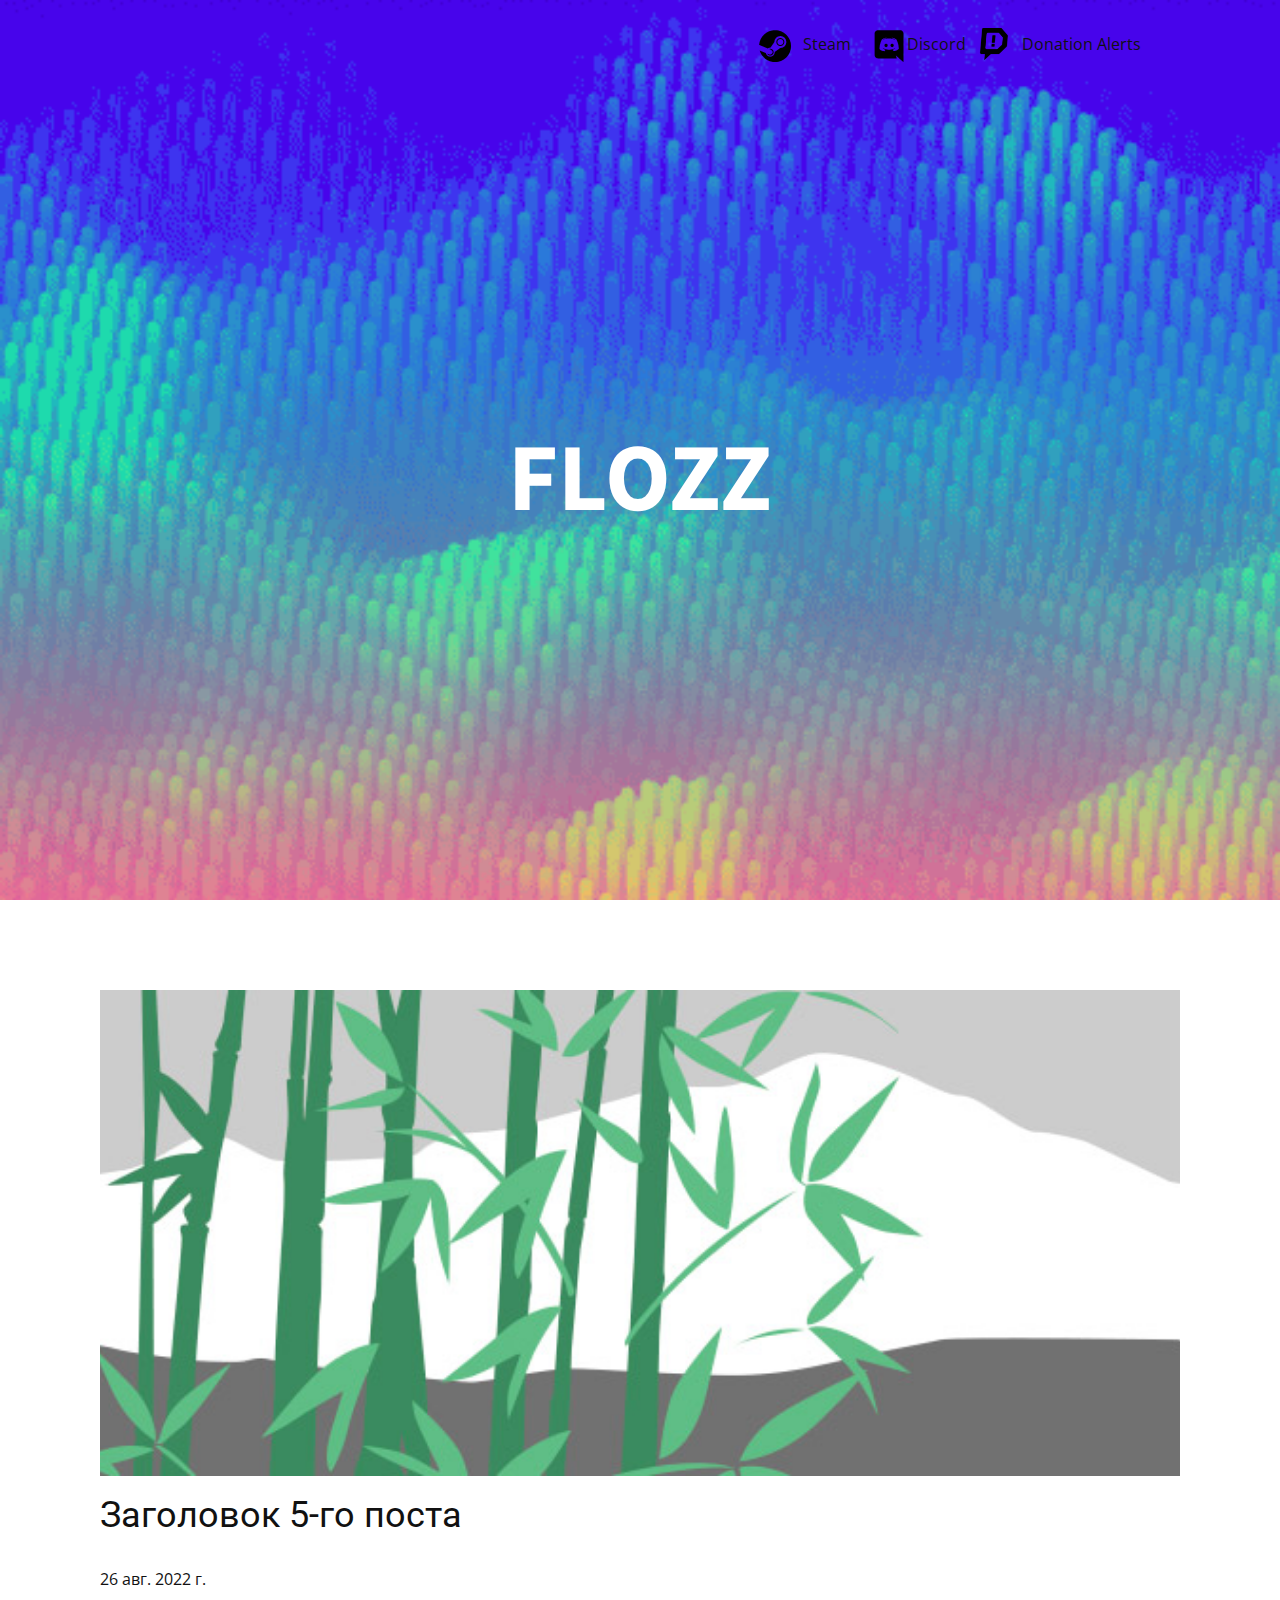
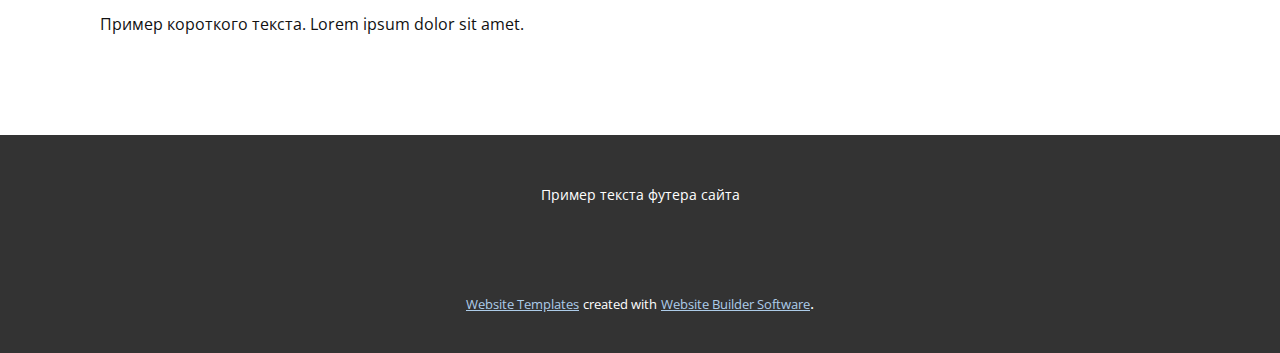
<file: blog/пост-4.html>
<!doctype html>
<html style="font-size: 16px;" lang="ru"><head>
    <meta name="viewport" content="width=device-width, initial-scale=1.0">
    <meta charset="utf-8">
    <meta name="keywords" content="Заголовок 1-го поста">
    <meta name="description" content="">
    <title>Заголовок 5-го поста</title>
    <link rel="stylesheet" href="../nicepage.css" media="screen">
<link rel="stylesheet" href="../Post-Template.css" media="screen">
    <script class="u-script" type="text/javascript" src="../jquery.js" "="" defer=""></script>
    <script class="u-script" type="text/javascript" src="../nicepage.js" "="" defer=""></script>
    <meta name="generator" content="Nicepage 4.17.10, nicepage.com">
    <link id="u-theme-google-font" rel="stylesheet" href="https://fonts.googleapis.com/css?family=Roboto:100,100i,300,300i,400,400i,500,500i,700,700i,900,900i|Open+Sans:300,300i,400,400i,500,500i,600,600i,700,700i,800,800i">
    <link id="u-page-google-font" rel="stylesheet" href="https://fonts.googleapis.com/css?family=Source+Sans+Pro:200,200i,300,300i,400,400i,600,600i,700,700i,900,900i">
    
    
    <script type="application/ld+json">{
		"@context": "http://schema.org",
		"@type": "Organization",
		"name": "",
		"logo": "images/icon-steam.png"
}</script>
    <meta name="theme-color" content="#478ac9">
  </head>
  <body class="u-body u-xl-mode" data-lang="ru"><header class="u-clearfix u-header u-image u-header" id="sec-126f" data-image-width="500" data-image-height="500"><div class="u-clearfix u-sheet u-sheet-1">
        <a href="https://nicepage.com/wordpress-themes" class="u-hidden-md u-hidden-sm u-hidden-xs u-image u-logo u-image-1" data-image-width="32" data-image-height="32">
          <img src="../images/icon-steam.png" class="u-logo-image u-logo-image-1">
        </a>
        <nav class="u-menu u-menu-one-level u-offcanvas u-menu-1">
          <div class="menu-collapse" style="font-size: 1rem; letter-spacing: 0px;">
            <a class="u-button-style u-custom-left-right-menu-spacing u-custom-padding-bottom u-custom-top-bottom-menu-spacing u-nav-link u-text-active-palette-1-base u-text-hover-palette-2-base" href="#" style="font-size: calc(1em + 8px);">
              <svg class="u-svg-link" viewBox="0 0 24 24"><use xmlns:xlink="http://www.w3.org/1999/xlink" xlink:href="#menu-hamburger"></use></svg>
              <svg class="u-svg-content" version="1.1" id="menu-hamburger" viewBox="0 0 16 16" x="0px" y="0px" xmlns:xlink="http://www.w3.org/1999/xlink" xmlns="http://www.w3.org/2000/svg"><g><rect y="1" width="16" height="2"></rect><rect y="7" width="16" height="2"></rect><rect y="13" width="16" height="2"></rect>
</g></svg>
            </a>
          </div>
          <div class="u-custom-menu u-nav-container">
            <ul class="u-nav u-unstyled u-nav-1"><li class="u-nav-item"><a class="u-button-style u-nav-link u-text-active-palette-1-base u-text-hover-palette-2-base" href="https://steamcommunity.com/id/fIozz" style="padding: 10px 28px;">Steam</a>
</li><li class="u-nav-item"><a class="u-button-style u-nav-link u-text-active-palette-1-base u-text-hover-palette-2-base" href="https://discordapp.com/users/593886659272114193" style="padding: 10px 28px;">Discord</a>
</li><li class="u-nav-item"><a class="u-button-style u-nav-link u-text-active-palette-1-base u-text-hover-palette-2-base" href="https://www.donationalerts.com/r/fiozz" style="padding: 10px 0px 10px 28px;">Donation Alerts</a>
</li></ul>
          </div>
          <div class="u-custom-menu u-nav-container-collapse">
            <div class="u-black u-container-style u-inner-container-layout u-opacity u-opacity-95 u-sidenav">
              <div class="u-inner-container-layout u-sidenav-overflow">
                <div class="u-menu-close"></div>
                <ul class="u-align-center u-nav u-popupmenu-items u-unstyled u-nav-2"><li class="u-nav-item"><a class="u-button-style u-nav-link" href="https://steamcommunity.com/id/fIozz">Steam</a>
</li><li class="u-nav-item"><a class="u-button-style u-nav-link" href="https://discordapp.com/users/593886659272114193">Discord</a>
</li><li class="u-nav-item"><a class="u-button-style u-nav-link" href="https://www.donationalerts.com/r/fiozz">Donation Alerts</a>
</li></ul>
              </div>
            </div>
            <div class="u-black u-menu-overlay u-opacity u-opacity-70"></div>
          </div>
        </nav>
        <a href="https://nicepage.com/joomla-templates" class="u-hidden-md u-hidden-sm u-hidden-xs u-image u-logo u-image-2" data-image-width="32" data-image-height="32">
          <img src="../images/discord.png" class="u-logo-image u-logo-image-2">
        </a>
        <img class="u-hidden-md u-hidden-sm u-hidden-xs u-image u-image-contain u-image-default u-preserve-proportions u-image-3" src="../images/donationalerts.png" alt="" data-image-width="250" data-image-height="250">
        <p class="u-align-center u-custom-font u-font-source-sans-pro u-text u-text-default u-text-white u-text-1">FLOZZ </p>
      </div></header>
    <section class="u-align-center u-clearfix u-section-1" id="sec-fccd">
      <div class="u-clearfix u-sheet u-valign-middle-md u-valign-middle-sm u-valign-middle-xs u-sheet-1"><!--post_details--><!--post_details_options_json--><!--{"source":""}--><!--/post_details_options_json--><!--blog_post-->
        <div class="u-container-style u-expanded-width u-post-details u-post-details-1">
          <div class="u-container-layout u-valign-middle u-container-layout-1"><!--blog_post_image-->
            <img alt="" class="u-blog-control u-expanded-width u-image u-image-default u-image-1" src="../images/68f64b9d.jpeg"><!--/blog_post_image--><!--blog_post_header-->
            <h2 class="u-blog-control u-text u-text-1">Заголовок 5-го поста</h2><!--/blog_post_header--><!--blog_post_metadata-->
            <div class="u-blog-control u-metadata u-metadata-1"><!--blog_post_metadata_date-->
              <span class="u-meta-date u-meta-icon">26 авг. 2022 г.</span><!--/blog_post_metadata_date--><!--blog_post_metadata_category-->
              <!--/blog_post_metadata_category--><!--blog_post_metadata_comments-->
              <!--/blog_post_metadata_comments-->
            </div><!--/blog_post_metadata--><!--blog_post_content-->
            <div class="u-align-justify u-blog-control u-post-content u-text u-text-2 fr-view">
  Пример короткого текста. Lorem ipsum dolor sit amet.
  </div><!--/blog_post_content-->
          </div>
        </div><!--/blog_post--><!--/post_details-->
      </div>
    </section>
    
    
    <footer class="u-align-center u-clearfix u-footer u-grey-80 u-footer" id="sec-7d38"><div class="u-clearfix u-sheet u-sheet-1">
        <p class="u-small-text u-text u-text-variant u-text-1">Пример текста футера сайта</p>
      </div></footer>
    <section class="u-backlink u-clearfix u-grey-80">
      <a class="u-link" href="https://nicepage.com/website-templates" target="_blank">
        <span>Website Templates</span>
      </a>
      <p class="u-text">
        <span>created with</span>
      </p>
      <a class="u-link" href="" target="_blank">
        <span>Website Builder Software</span>
      </a>. 
    </section>
  
</body></html>
</file>
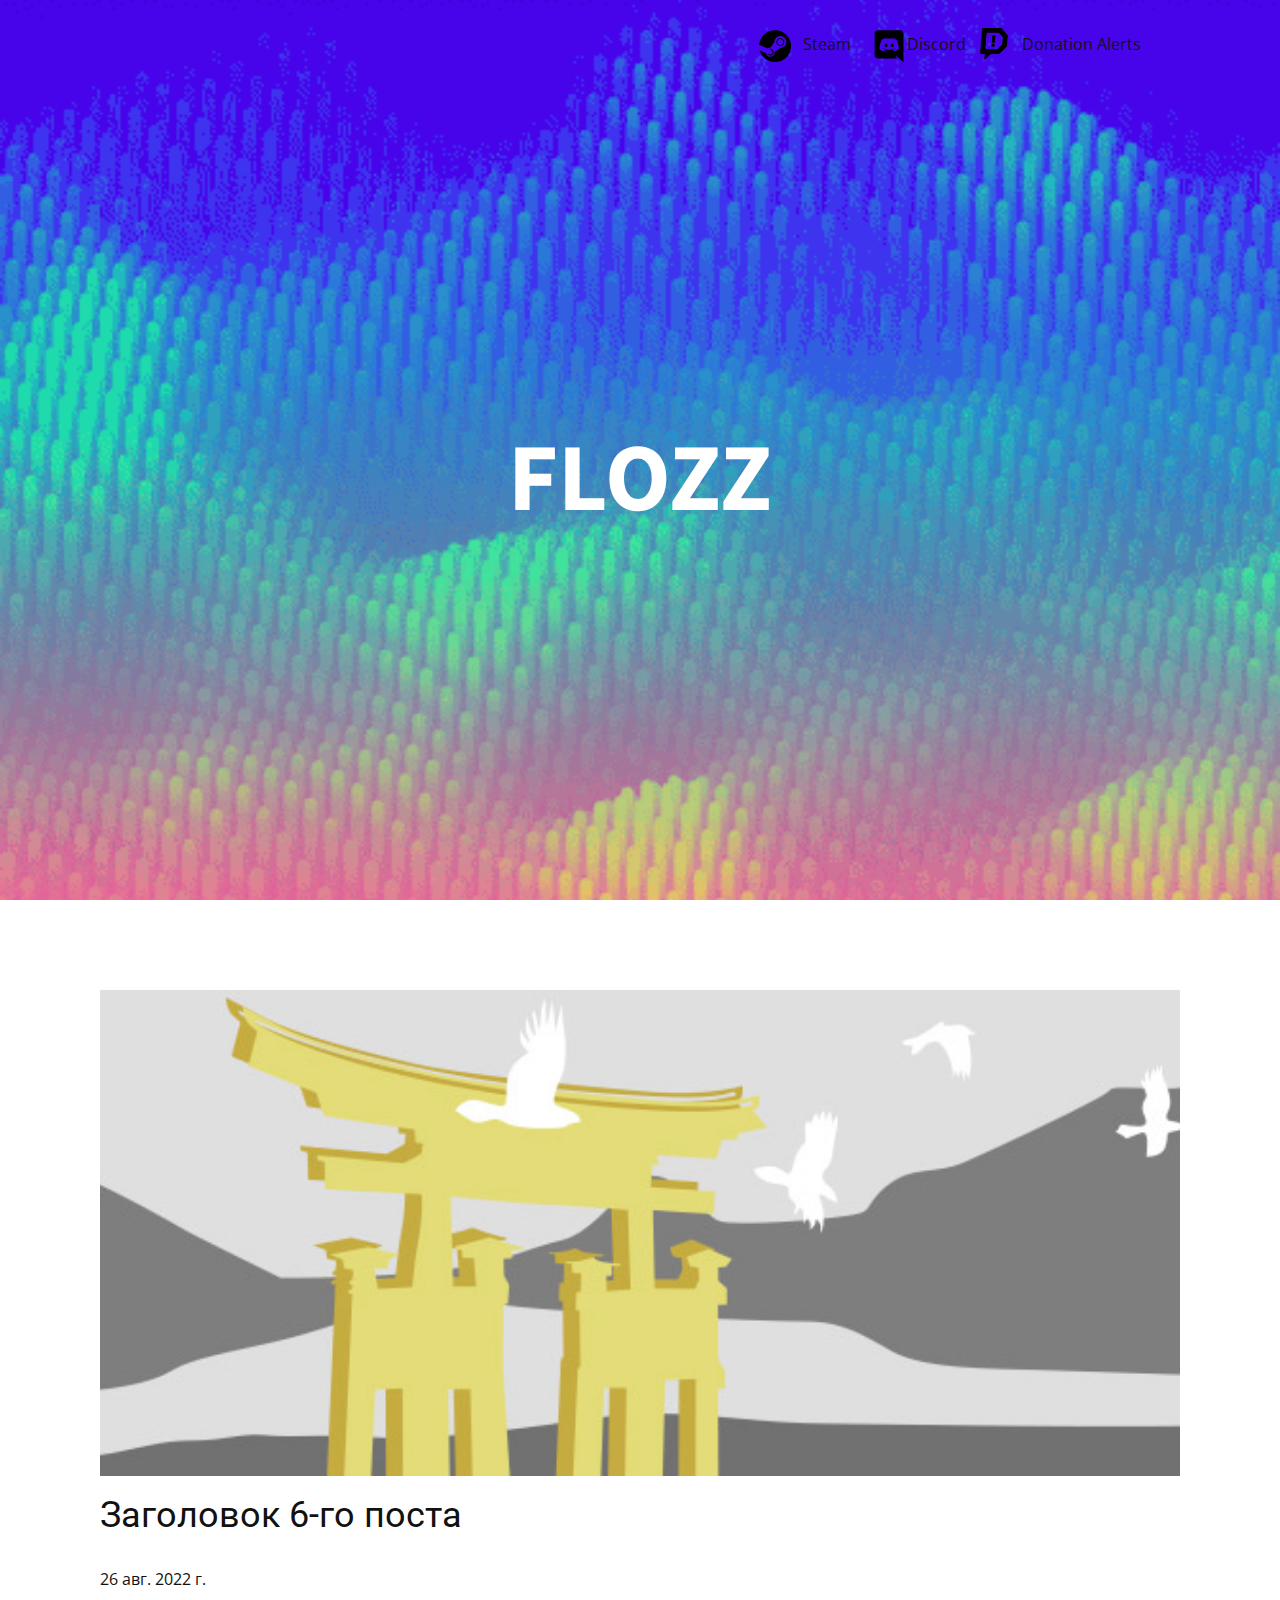
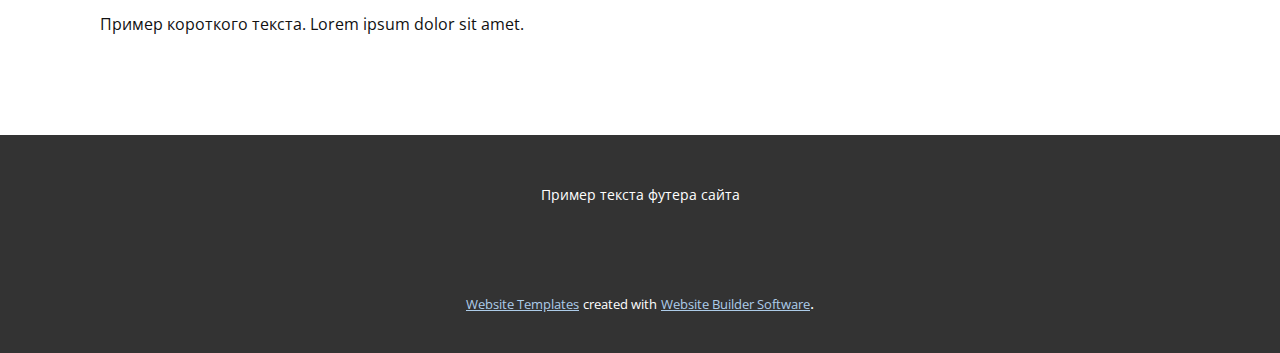
<file: blog/пост-5.html>
<!doctype html>
<html style="font-size: 16px;" lang="ru"><head>
    <meta name="viewport" content="width=device-width, initial-scale=1.0">
    <meta charset="utf-8">
    <meta name="keywords" content="Заголовок 1-го поста">
    <meta name="description" content="">
    <title>Заголовок 6-го поста</title>
    <link rel="stylesheet" href="../nicepage.css" media="screen">
<link rel="stylesheet" href="../Post-Template.css" media="screen">
    <script class="u-script" type="text/javascript" src="../jquery.js" "="" defer=""></script>
    <script class="u-script" type="text/javascript" src="../nicepage.js" "="" defer=""></script>
    <meta name="generator" content="Nicepage 4.17.10, nicepage.com">
    <link id="u-theme-google-font" rel="stylesheet" href="https://fonts.googleapis.com/css?family=Roboto:100,100i,300,300i,400,400i,500,500i,700,700i,900,900i|Open+Sans:300,300i,400,400i,500,500i,600,600i,700,700i,800,800i">
    <link id="u-page-google-font" rel="stylesheet" href="https://fonts.googleapis.com/css?family=Source+Sans+Pro:200,200i,300,300i,400,400i,600,600i,700,700i,900,900i">
    
    
    <script type="application/ld+json">{
		"@context": "http://schema.org",
		"@type": "Organization",
		"name": "",
		"logo": "images/icon-steam.png"
}</script>
    <meta name="theme-color" content="#478ac9">
  </head>
  <body class="u-body u-xl-mode" data-lang="ru"><header class="u-clearfix u-header u-image u-header" id="sec-126f" data-image-width="500" data-image-height="500"><div class="u-clearfix u-sheet u-sheet-1">
        <a href="https://nicepage.com/wordpress-themes" class="u-hidden-md u-hidden-sm u-hidden-xs u-image u-logo u-image-1" data-image-width="32" data-image-height="32">
          <img src="../images/icon-steam.png" class="u-logo-image u-logo-image-1">
        </a>
        <nav class="u-menu u-menu-one-level u-offcanvas u-menu-1">
          <div class="menu-collapse" style="font-size: 1rem; letter-spacing: 0px;">
            <a class="u-button-style u-custom-left-right-menu-spacing u-custom-padding-bottom u-custom-top-bottom-menu-spacing u-nav-link u-text-active-palette-1-base u-text-hover-palette-2-base" href="#" style="font-size: calc(1em + 8px);">
              <svg class="u-svg-link" viewBox="0 0 24 24"><use xmlns:xlink="http://www.w3.org/1999/xlink" xlink:href="#menu-hamburger"></use></svg>
              <svg class="u-svg-content" version="1.1" id="menu-hamburger" viewBox="0 0 16 16" x="0px" y="0px" xmlns:xlink="http://www.w3.org/1999/xlink" xmlns="http://www.w3.org/2000/svg"><g><rect y="1" width="16" height="2"></rect><rect y="7" width="16" height="2"></rect><rect y="13" width="16" height="2"></rect>
</g></svg>
            </a>
          </div>
          <div class="u-custom-menu u-nav-container">
            <ul class="u-nav u-unstyled u-nav-1"><li class="u-nav-item"><a class="u-button-style u-nav-link u-text-active-palette-1-base u-text-hover-palette-2-base" href="https://steamcommunity.com/id/fIozz" style="padding: 10px 28px;">Steam</a>
</li><li class="u-nav-item"><a class="u-button-style u-nav-link u-text-active-palette-1-base u-text-hover-palette-2-base" href="https://discordapp.com/users/593886659272114193" style="padding: 10px 28px;">Discord</a>
</li><li class="u-nav-item"><a class="u-button-style u-nav-link u-text-active-palette-1-base u-text-hover-palette-2-base" href="https://www.donationalerts.com/r/fiozz" style="padding: 10px 0px 10px 28px;">Donation Alerts</a>
</li></ul>
          </div>
          <div class="u-custom-menu u-nav-container-collapse">
            <div class="u-black u-container-style u-inner-container-layout u-opacity u-opacity-95 u-sidenav">
              <div class="u-inner-container-layout u-sidenav-overflow">
                <div class="u-menu-close"></div>
                <ul class="u-align-center u-nav u-popupmenu-items u-unstyled u-nav-2"><li class="u-nav-item"><a class="u-button-style u-nav-link" href="https://steamcommunity.com/id/fIozz">Steam</a>
</li><li class="u-nav-item"><a class="u-button-style u-nav-link" href="https://discordapp.com/users/593886659272114193">Discord</a>
</li><li class="u-nav-item"><a class="u-button-style u-nav-link" href="https://www.donationalerts.com/r/fiozz">Donation Alerts</a>
</li></ul>
              </div>
            </div>
            <div class="u-black u-menu-overlay u-opacity u-opacity-70"></div>
          </div>
        </nav>
        <a href="https://nicepage.com/joomla-templates" class="u-hidden-md u-hidden-sm u-hidden-xs u-image u-logo u-image-2" data-image-width="32" data-image-height="32">
          <img src="../images/discord.png" class="u-logo-image u-logo-image-2">
        </a>
        <img class="u-hidden-md u-hidden-sm u-hidden-xs u-image u-image-contain u-image-default u-preserve-proportions u-image-3" src="../images/donationalerts.png" alt="" data-image-width="250" data-image-height="250">
        <p class="u-align-center u-custom-font u-font-source-sans-pro u-text u-text-default u-text-white u-text-1">FLOZZ </p>
      </div></header>
    <section class="u-align-center u-clearfix u-section-1" id="sec-fccd">
      <div class="u-clearfix u-sheet u-valign-middle-md u-valign-middle-sm u-valign-middle-xs u-sheet-1"><!--post_details--><!--post_details_options_json--><!--{"source":""}--><!--/post_details_options_json--><!--blog_post-->
        <div class="u-container-style u-expanded-width u-post-details u-post-details-1">
          <div class="u-container-layout u-valign-middle u-container-layout-1"><!--blog_post_image-->
            <img alt="" class="u-blog-control u-expanded-width u-image u-image-default u-image-1" src="../images/8ad73f3c.jpeg"><!--/blog_post_image--><!--blog_post_header-->
            <h2 class="u-blog-control u-text u-text-1">Заголовок 6-го поста</h2><!--/blog_post_header--><!--blog_post_metadata-->
            <div class="u-blog-control u-metadata u-metadata-1"><!--blog_post_metadata_date-->
              <span class="u-meta-date u-meta-icon">26 авг. 2022 г.</span><!--/blog_post_metadata_date--><!--blog_post_metadata_category-->
              <!--/blog_post_metadata_category--><!--blog_post_metadata_comments-->
              <!--/blog_post_metadata_comments-->
            </div><!--/blog_post_metadata--><!--blog_post_content-->
            <div class="u-align-justify u-blog-control u-post-content u-text u-text-2 fr-view">
  Пример короткого текста. Lorem ipsum dolor sit amet.
  </div><!--/blog_post_content-->
          </div>
        </div><!--/blog_post--><!--/post_details-->
      </div>
    </section>
    
    
    <footer class="u-align-center u-clearfix u-footer u-grey-80 u-footer" id="sec-7d38"><div class="u-clearfix u-sheet u-sheet-1">
        <p class="u-small-text u-text u-text-variant u-text-1">Пример текста футера сайта</p>
      </div></footer>
    <section class="u-backlink u-clearfix u-grey-80">
      <a class="u-link" href="https://nicepage.com/website-templates" target="_blank">
        <span>Website Templates</span>
      </a>
      <p class="u-text">
        <span>created with</span>
      </p>
      <a class="u-link" href="" target="_blank">
        <span>Website Builder Software</span>
      </a>. 
    </section>
  
</body></html>
</file>
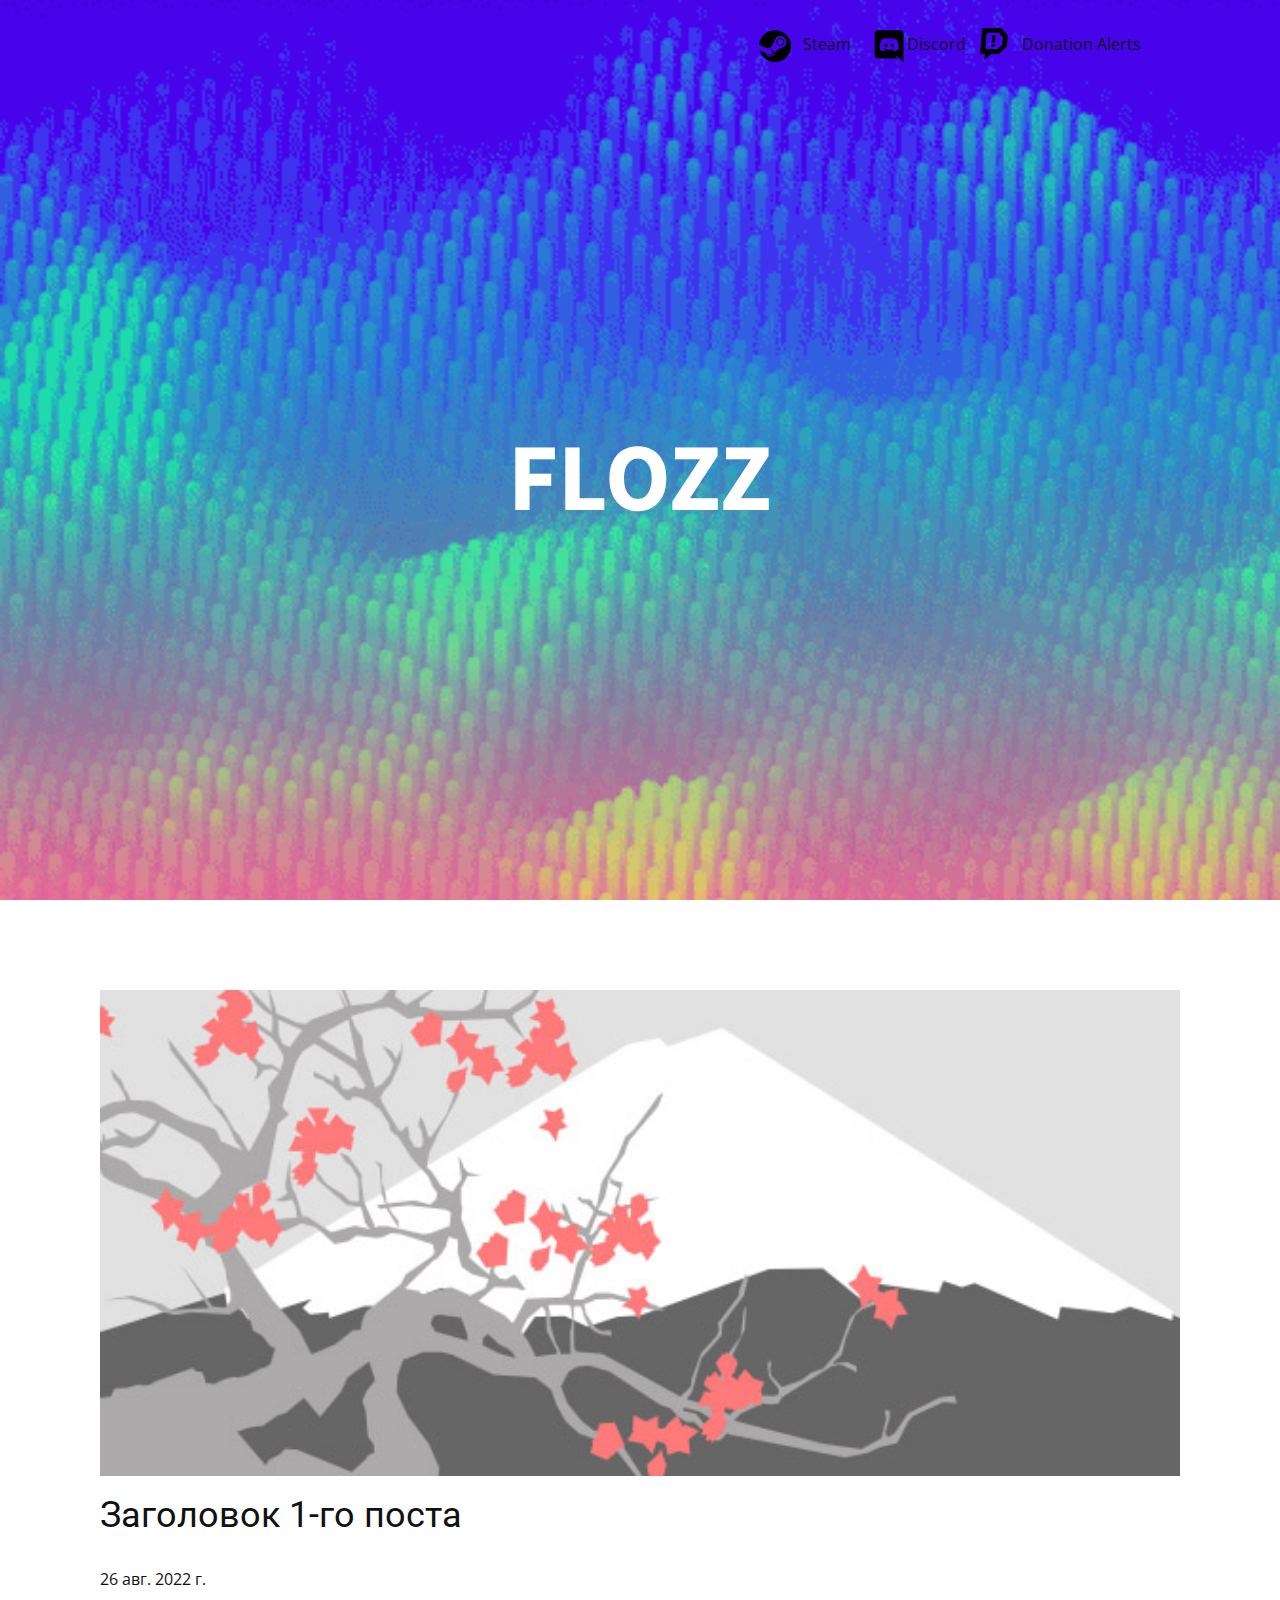
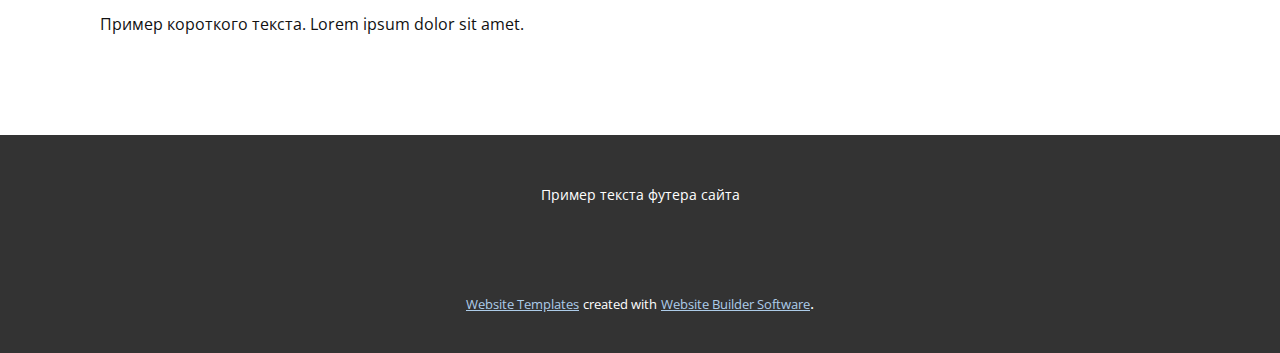
<file: blog/пост.html>
<!doctype html>
<html style="font-size: 16px;" lang="ru"><head>
    <meta name="viewport" content="width=device-width, initial-scale=1.0">
    <meta charset="utf-8">
    <meta name="keywords" content="Заголовок 1-го поста">
    <meta name="description" content="">
    <title>Заголовок 1-го поста</title>
    <link rel="stylesheet" href="../nicepage.css" media="screen">
<link rel="stylesheet" href="../Post-Template.css" media="screen">
    <script class="u-script" type="text/javascript" src="../jquery.js" "="" defer=""></script>
    <script class="u-script" type="text/javascript" src="../nicepage.js" "="" defer=""></script>
    <meta name="generator" content="Nicepage 4.17.10, nicepage.com">
    <link id="u-theme-google-font" rel="stylesheet" href="https://fonts.googleapis.com/css?family=Roboto:100,100i,300,300i,400,400i,500,500i,700,700i,900,900i|Open+Sans:300,300i,400,400i,500,500i,600,600i,700,700i,800,800i">
    <link id="u-page-google-font" rel="stylesheet" href="https://fonts.googleapis.com/css?family=Source+Sans+Pro:200,200i,300,300i,400,400i,600,600i,700,700i,900,900i">
    
    
    <script type="application/ld+json">{
		"@context": "http://schema.org",
		"@type": "Organization",
		"name": "",
		"logo": "images/icon-steam.png"
}</script>
    <meta name="theme-color" content="#478ac9">
  </head>
  <body class="u-body u-xl-mode" data-lang="ru"><header class="u-clearfix u-header u-image u-header" id="sec-126f" data-image-width="500" data-image-height="500"><div class="u-clearfix u-sheet u-sheet-1">
        <a href="https://nicepage.com/wordpress-themes" class="u-hidden-md u-hidden-sm u-hidden-xs u-image u-logo u-image-1" data-image-width="32" data-image-height="32">
          <img src="../images/icon-steam.png" class="u-logo-image u-logo-image-1">
        </a>
        <nav class="u-menu u-menu-one-level u-offcanvas u-menu-1">
          <div class="menu-collapse" style="font-size: 1rem; letter-spacing: 0px;">
            <a class="u-button-style u-custom-left-right-menu-spacing u-custom-padding-bottom u-custom-top-bottom-menu-spacing u-nav-link u-text-active-palette-1-base u-text-hover-palette-2-base" href="#" style="font-size: calc(1em + 8px);">
              <svg class="u-svg-link" viewBox="0 0 24 24"><use xmlns:xlink="http://www.w3.org/1999/xlink" xlink:href="#menu-hamburger"></use></svg>
              <svg class="u-svg-content" version="1.1" id="menu-hamburger" viewBox="0 0 16 16" x="0px" y="0px" xmlns:xlink="http://www.w3.org/1999/xlink" xmlns="http://www.w3.org/2000/svg"><g><rect y="1" width="16" height="2"></rect><rect y="7" width="16" height="2"></rect><rect y="13" width="16" height="2"></rect>
</g></svg>
            </a>
          </div>
          <div class="u-custom-menu u-nav-container">
            <ul class="u-nav u-unstyled u-nav-1"><li class="u-nav-item"><a class="u-button-style u-nav-link u-text-active-palette-1-base u-text-hover-palette-2-base" href="https://steamcommunity.com/id/fIozz" style="padding: 10px 28px;">Steam</a>
</li><li class="u-nav-item"><a class="u-button-style u-nav-link u-text-active-palette-1-base u-text-hover-palette-2-base" href="https://discordapp.com/users/593886659272114193" style="padding: 10px 28px;">Discord</a>
</li><li class="u-nav-item"><a class="u-button-style u-nav-link u-text-active-palette-1-base u-text-hover-palette-2-base" href="https://www.donationalerts.com/r/fiozz" style="padding: 10px 0px 10px 28px;">Donation Alerts</a>
</li></ul>
          </div>
          <div class="u-custom-menu u-nav-container-collapse">
            <div class="u-black u-container-style u-inner-container-layout u-opacity u-opacity-95 u-sidenav">
              <div class="u-inner-container-layout u-sidenav-overflow">
                <div class="u-menu-close"></div>
                <ul class="u-align-center u-nav u-popupmenu-items u-unstyled u-nav-2"><li class="u-nav-item"><a class="u-button-style u-nav-link" href="https://steamcommunity.com/id/fIozz">Steam</a>
</li><li class="u-nav-item"><a class="u-button-style u-nav-link" href="https://discordapp.com/users/593886659272114193">Discord</a>
</li><li class="u-nav-item"><a class="u-button-style u-nav-link" href="https://www.donationalerts.com/r/fiozz">Donation Alerts</a>
</li></ul>
              </div>
            </div>
            <div class="u-black u-menu-overlay u-opacity u-opacity-70"></div>
          </div>
        </nav>
        <a href="https://nicepage.com/joomla-templates" class="u-hidden-md u-hidden-sm u-hidden-xs u-image u-logo u-image-2" data-image-width="32" data-image-height="32">
          <img src="../images/discord.png" class="u-logo-image u-logo-image-2">
        </a>
        <img class="u-hidden-md u-hidden-sm u-hidden-xs u-image u-image-contain u-image-default u-preserve-proportions u-image-3" src="../images/donationalerts.png" alt="" data-image-width="250" data-image-height="250">
        <p class="u-align-center u-custom-font u-font-source-sans-pro u-text u-text-default u-text-white u-text-1">FLOZZ </p>
      </div></header>
    <section class="u-align-center u-clearfix u-section-1" id="sec-fccd">
      <div class="u-clearfix u-sheet u-valign-middle-md u-valign-middle-sm u-valign-middle-xs u-sheet-1"><!--post_details--><!--post_details_options_json--><!--{"source":""}--><!--/post_details_options_json--><!--blog_post-->
        <div class="u-container-style u-expanded-width u-post-details u-post-details-1">
          <div class="u-container-layout u-valign-middle u-container-layout-1"><!--blog_post_image-->
            <img alt="" class="u-blog-control u-expanded-width u-image u-image-default u-image-1" src="../images/0fd3416c.jpeg"><!--/blog_post_image--><!--blog_post_header-->
            <h2 class="u-blog-control u-text u-text-1">Заголовок 1-го поста</h2><!--/blog_post_header--><!--blog_post_metadata-->
            <div class="u-blog-control u-metadata u-metadata-1"><!--blog_post_metadata_date-->
              <span class="u-meta-date u-meta-icon">26 авг. 2022 г.</span><!--/blog_post_metadata_date--><!--blog_post_metadata_category-->
              <!--/blog_post_metadata_category--><!--blog_post_metadata_comments-->
              <!--/blog_post_metadata_comments-->
            </div><!--/blog_post_metadata--><!--blog_post_content-->
            <div class="u-align-justify u-blog-control u-post-content u-text u-text-2 fr-view">
  Пример короткого текста. Lorem ipsum dolor sit amet.
  </div><!--/blog_post_content-->
          </div>
        </div><!--/blog_post--><!--/post_details-->
      </div>
    </section>
    
    
    <footer class="u-align-center u-clearfix u-footer u-grey-80 u-footer" id="sec-7d38"><div class="u-clearfix u-sheet u-sheet-1">
        <p class="u-small-text u-text u-text-variant u-text-1">Пример текста футера сайта</p>
      </div></footer>
    <section class="u-backlink u-clearfix u-grey-80">
      <a class="u-link" href="https://nicepage.com/website-templates" target="_blank">
        <span>Website Templates</span>
      </a>
      <p class="u-text">
        <span>created with</span>
      </p>
      <a class="u-link" href="" target="_blank">
        <span>Website Builder Software</span>
      </a>. 
    </section>
  
</body></html>
</file>
